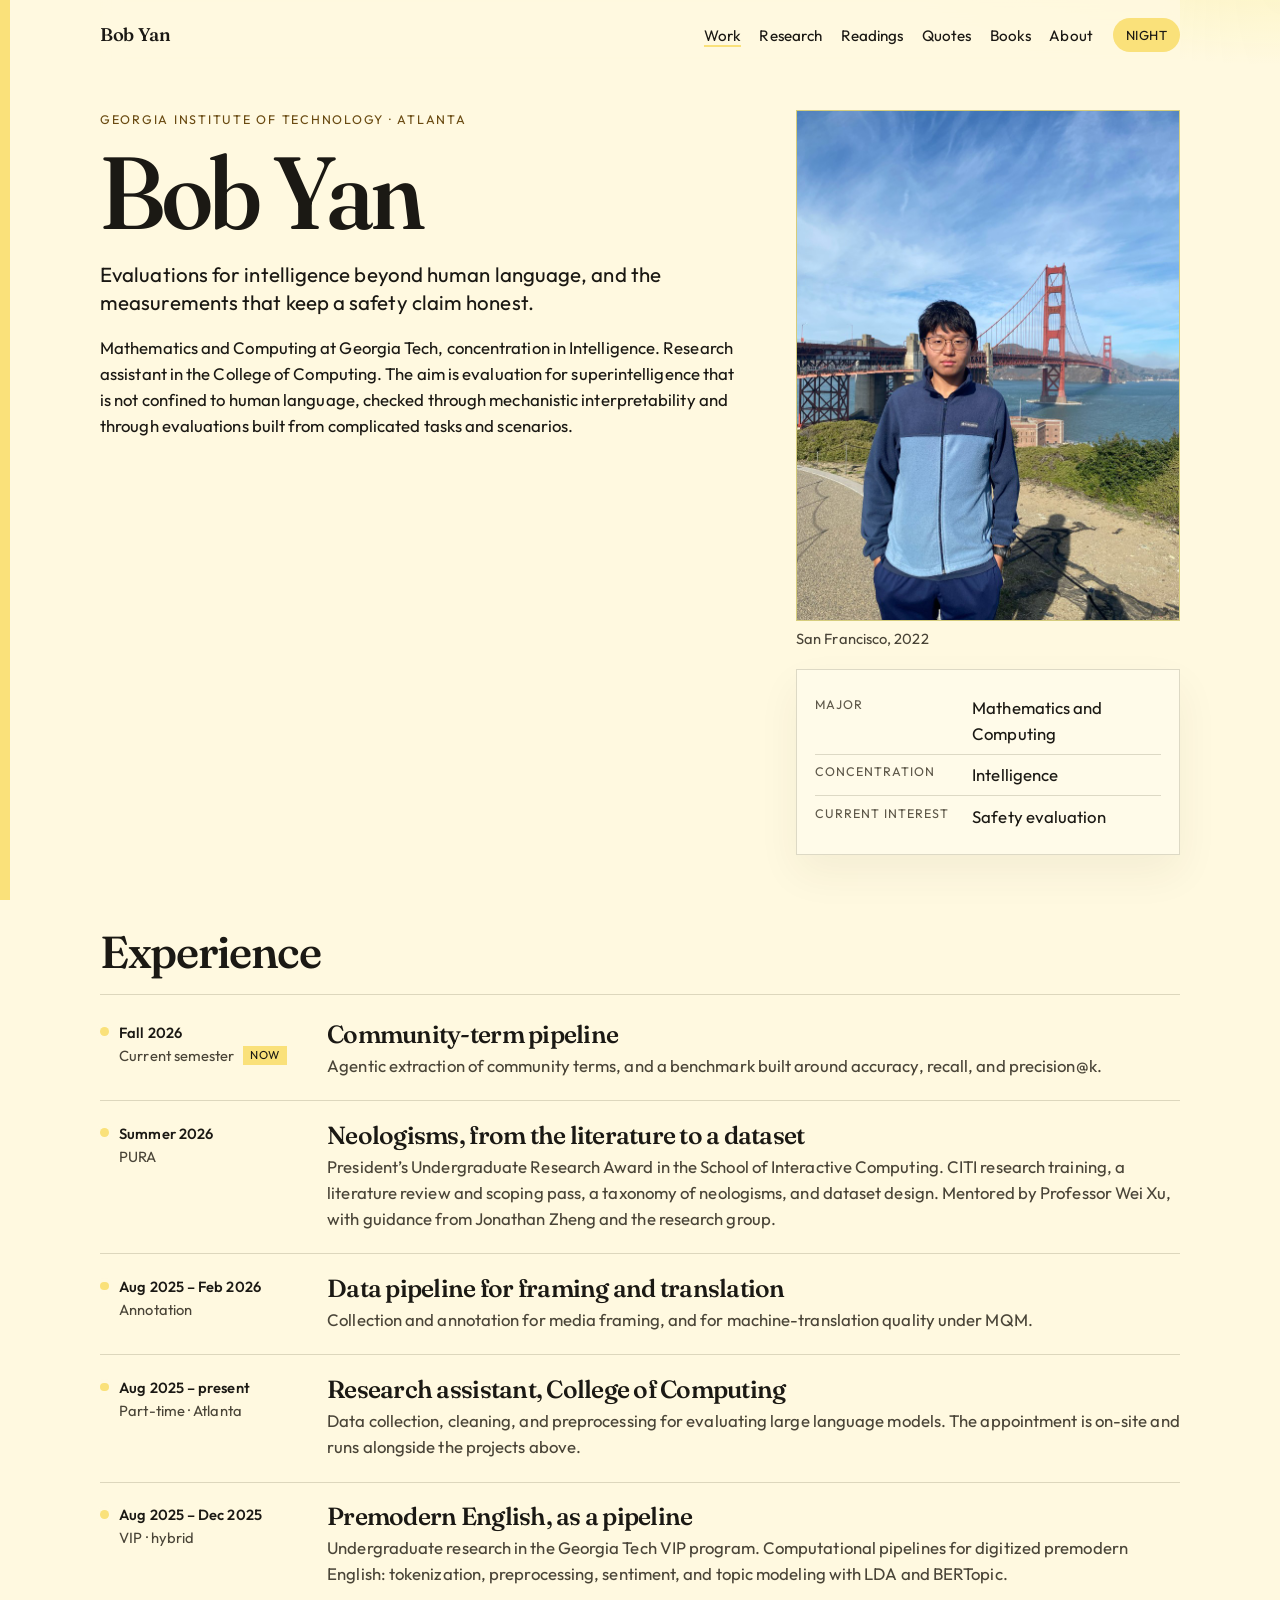
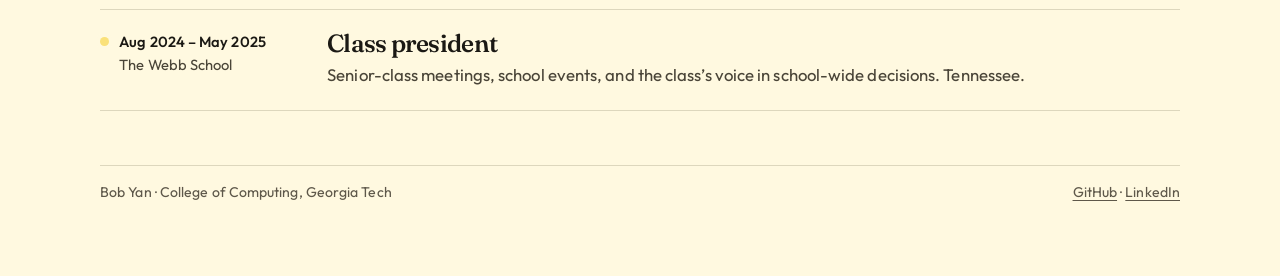
<file: index.html>
<!DOCTYPE html>
<html lang="en" data-theme="light">
<head>
  <meta charset="utf-8">
  <script>
    (function () {
      try {
        var theme = localStorage.getItem("theme");
        if (theme === "dark" || theme === "light") {
          document.documentElement.setAttribute("data-theme", theme);
        }
      } catch (error) {}
    })();
  </script>
  <meta name="viewport" content="width=device-width, initial-scale=1">
  <title>Bob Yan</title>
  <meta name="description" content="Bob Yan studies Mathematics and Computing at Georgia Tech, concentration in Intelligence. He works on evaluations for superintelligence beyond human language.">
  <meta name="theme-color" content="#FFF9E0">
  <link rel="canonical" href="https://bobby-24.github.io/">
  <meta property="og:title" content="Bob Yan">
  <meta property="og:description" content="Evaluations for intelligence beyond human language, checked through more than one measure.">
  <meta property="og:type" content="website">
  <meta property="og:url" content="https://bobby-24.github.io/">
  <link rel="icon" href="favicon.svg" type="image/svg+xml">
  <link rel="preconnect" href="https://fonts.googleapis.com">
  <link rel="preconnect" href="https://fonts.gstatic.com" crossorigin>
  <link href="https://fonts.googleapis.com/css2?family=Fraunces:opsz,wght@9..144,500..700&family=Outfit:wght@100..900&display=swap" rel="stylesheet">
  <link rel="stylesheet" href="css/site.css">
</head>
<body>
  <a class="skip" href="#main">Skip to content</a>
  <div class="wrap">
    <header class="site-header">
      <a class="brand" href="index.html">Bob Yan</a>
      <nav class="site-nav" aria-label="Primary">
        <a href="index.html" aria-current="page">Work</a>
        <a href="research.html">Research</a>
        <a href="papers.html">Readings</a>
        <a href="quotes.html">Quotes</a>
        <a href="books.html">Books</a>
        <a href="about.html">About</a>
      </nav>
      <button class="theme-toggle" type="button" data-theme-toggle aria-pressed="false">Night</button>
    </header>

    <main id="main">
      <section class="opening with-visit">
        <div>
          <p class="eyebrow">Georgia Institute of Technology · Atlanta</p>
          <h1 class="mast">Bob Yan</h1>
          <p class="lede">Evaluations for intelligence beyond human language, and the measurements that keep a safety claim honest.</p>
          <p>Mathematics and Computing at Georgia Tech, concentration in Intelligence. Research assistant in the College of Computing. The aim is evaluation for superintelligence that is not confined to human language, checked through mechanistic interpretability and through evaluations built from complicated tasks and scenarios.</p>
        </div>
        <div class="opening-aside">
          <figure class="visit">
            <img src="images/life/san-francisco-2022.jpg" alt="San Francisco, 2022" width="768" height="1024">
            <figcaption>San Francisco, 2022</figcaption>
          </figure>
          <ul class="facts">
            <li><span>Major</span> Mathematics and Computing</li>
            <li><span>Concentration</span> Intelligence</li>
            <li><span>Current interest</span> Safety evaluation</li>
          </ul>
        </div>
      </section>

      <section class="section" aria-labelledby="experience-title">
        <h2 id="experience-title">Experience</h2>
        <ol class="timeline">
          <li>
            <div class="when"><strong>Fall 2026</strong> Current semester <span class="now">Now</span></div>
            <div>
              <h3>Community-term pipeline</h3>
              <p>Agentic extraction of community terms, and a benchmark built around accuracy, recall, and precision@k.</p>
            </div>
          </li>
          <li>
            <div class="when"><strong>Summer 2026</strong> PURA</div>
            <div>
              <h3>Neologisms, from the literature to a dataset</h3>
              <p>President’s Undergraduate Research Award in the School of Interactive Computing. CITI research training, a literature review and scoping pass, a taxonomy of neologisms, and dataset design. Mentored by Professor Wei Xu, with guidance from Jonathan Zheng and the research group.</p>
            </div>
          </li>
          <li>
            <div class="when"><strong>Aug 2025 – Feb 2026</strong> Annotation</div>
            <div>
              <h3>Data pipeline for framing and translation</h3>
              <p>Collection and annotation for media framing, and for machine-translation quality under MQM.</p>
            </div>
          </li>
          <li>
            <div class="when"><strong>Aug 2025 – present</strong> Part-time · Atlanta</div>
            <div>
              <h3>Research assistant, College of Computing</h3>
              <p>Data collection, cleaning, and preprocessing for evaluating large language models. The appointment is on-site and runs alongside the projects above.</p>
            </div>
          </li>
          <li>
            <div class="when"><strong>Aug 2025 – Dec 2025</strong> VIP · hybrid</div>
            <div>
              <h3>Premodern English, as a pipeline</h3>
              <p>Undergraduate research in the Georgia Tech VIP program. Computational pipelines for digitized premodern English: tokenization, preprocessing, sentiment, and topic modeling with LDA and BERTopic.</p>
            </div>
          </li>
          <li>
            <div class="when"><strong>Aug 2024 – May 2025</strong> The Webb School</div>
            <div>
              <h3>Class president</h3>
              <p>Senior-class meetings, school events, and the class’s voice in school-wide decisions. Tennessee.</p>
            </div>
          </li>
        </ol>
      </section>
    </main>

    <footer class="site-footer">
      <span>Bob Yan · College of Computing, Georgia Tech</span>
      <span><a href="https://github.com/BobbY-24">GitHub</a> · <a href="https://www.linkedin.com/in/guanjun-yan-71350a36a/">LinkedIn</a></span>
    </footer>
  </div>
  <script src="js/theme.js"></script>
</body>
</html>
</file>
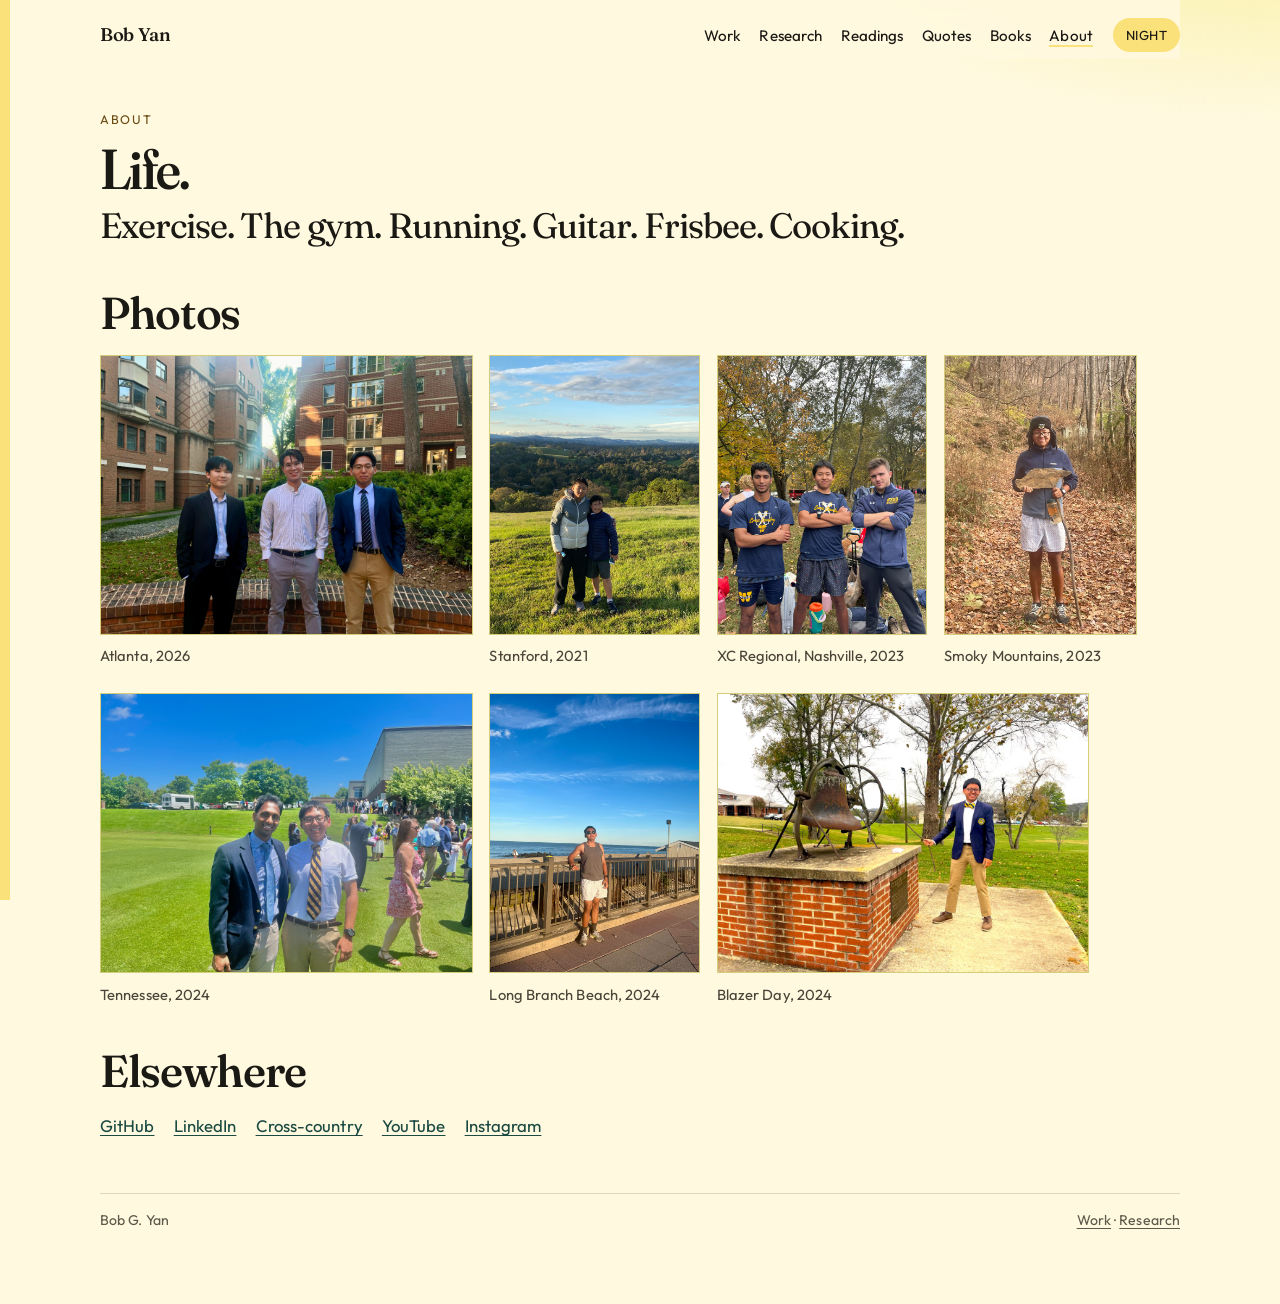
<file: about.html>
<!DOCTYPE html>
<html lang="en" data-theme="light">
<head>
  <meta charset="utf-8">
  <script>
    (function () {
      try {
        var theme = localStorage.getItem("theme");
        if (theme === "dark" || theme === "light") {
          document.documentElement.setAttribute("data-theme", theme);
        }
      } catch (error) {}
    })();
  </script>
  <meta name="viewport" content="width=device-width, initial-scale=1">
  <title>About — Bob Yan</title>
  <meta name="description" content="About Bob Yan: exercise, the gym, running, guitar, frisbee, and cooking.">
  <meta name="theme-color" content="#FFF9E0">
  <link rel="canonical" href="https://bobby-24.github.io/about.html">
  <meta property="og:title" content="About — Bob Yan">
  <meta property="og:description" content="Exercise, the gym, running, guitar, frisbee, and cooking.">
  <meta property="og:type" content="profile">
  <meta property="og:url" content="https://bobby-24.github.io/about.html">
  <link rel="icon" href="favicon.svg" type="image/svg+xml">
  <link rel="preconnect" href="https://fonts.googleapis.com">
  <link rel="preconnect" href="https://fonts.gstatic.com" crossorigin>
  <link href="https://fonts.googleapis.com/css2?family=Fraunces:opsz,wght@9..144,500..700&family=Outfit:wght@100..900&display=swap" rel="stylesheet">
  <link rel="stylesheet" href="css/site.css">
</head>
<body>
  <a class="skip" href="#main">Skip to content</a>
  <div class="wrap">
    <header class="site-header">
      <a class="brand" href="index.html">Bob Yan</a>
      <nav class="site-nav" aria-label="Primary">
        <a href="index.html">Work</a>
        <a href="research.html">Research</a>
        <a href="papers.html">Readings</a>
        <a href="quotes.html">Quotes</a>
        <a href="books.html">Books</a>
        <a href="about.html" aria-current="page">About</a>
      </nav>
      <button class="theme-toggle" type="button" data-theme-toggle aria-pressed="false">Night</button>
    </header>

    <main id="main">
      <section class="opening quote-open">
        <div>
          <p class="eyebrow">About</p>
          <h1>Life.</h1>
          <p class="writers">Exercise. The gym. Running. Guitar. Frisbee. Cooking.</p>
        </div>
      </section>

      <section class="section" aria-labelledby="photos-title">
        <h2 id="photos-title">Photos</h2>
        <ul class="life-photos">
          <li>
            <figure>
              <img src="images/life/atlanta.jpg" alt="Atlanta, 2026" width="1024" height="768">
              <figcaption>Atlanta, 2026</figcaption>
            </figure>
          </li>
          <li>
            <figure>
              <img src="images/life/stanford-2021.jpg" alt="Stanford, 2021" width="768" height="1024">
              <figcaption>Stanford, 2021</figcaption>
            </figure>
          </li>
          <li>
            <figure>
              <img src="images/life/nashville-tennessee-2023.jpg" alt="XC Regional, Nashville, 2023" width="768" height="1024">
              <figcaption>XC Regional, Nashville, 2023</figcaption>
            </figure>
          </li>
          <li>
            <figure>
              <img src="images/life/smoky-mountains-2023.jpg" alt="Smoky Mountains, 2023" width="704" height="1024">
              <figcaption>Smoky Mountains, 2023</figcaption>
            </figure>
          </li>
          <li>
            <figure>
              <img src="images/life/tennessee-2024.jpg" alt="Tennessee, 2024" width="1024" height="768">
              <figcaption>Tennessee, 2024</figcaption>
            </figure>
          </li>
          <li>
            <figure>
              <img src="images/life/long-branch-beach-2024.jpg" alt="Long Branch Beach, 2024" width="768" height="1024">
              <figcaption>Long Branch Beach, 2024</figcaption>
            </figure>
          </li>
          <li>
            <figure>
              <img src="images/life/blazer-day-2024.jpg" alt="Blazer Day, 2024" width="1024" height="768">
              <figcaption>Blazer Day, 2024</figcaption>
            </figure>
          </li>
        </ul>
      </section>

      <section class="section" aria-labelledby="elsewhere-title">
        <h2 id="elsewhere-title">Elsewhere</h2>
        <ul class="link-row">
          <li><a href="https://github.com/BobbY-24">GitHub</a></li>
          <li><a href="https://www.linkedin.com/in/guanjun-yan-71350a36a/">LinkedIn</a></li>
          <li><a href="https://tn.milesplit.com/athletes/10983270-bob-yuan/articles">Cross-country</a></li>
          <li><a href="https://www.youtube.com/@BobYan-xb3xb">YouTube</a></li>
          <li><a href="https://www.instagram.com/bobyan.25/">Instagram</a></li>
        </ul>
      </section>
    </main>

    <footer class="site-footer">
      <span>Bob G. Yan</span>
      <span><a href="index.html">Work</a> · <a href="research.html">Research</a></span>
    </footer>
  </div>
  <script src="js/theme.js"></script>
</body>
</html>
</file>
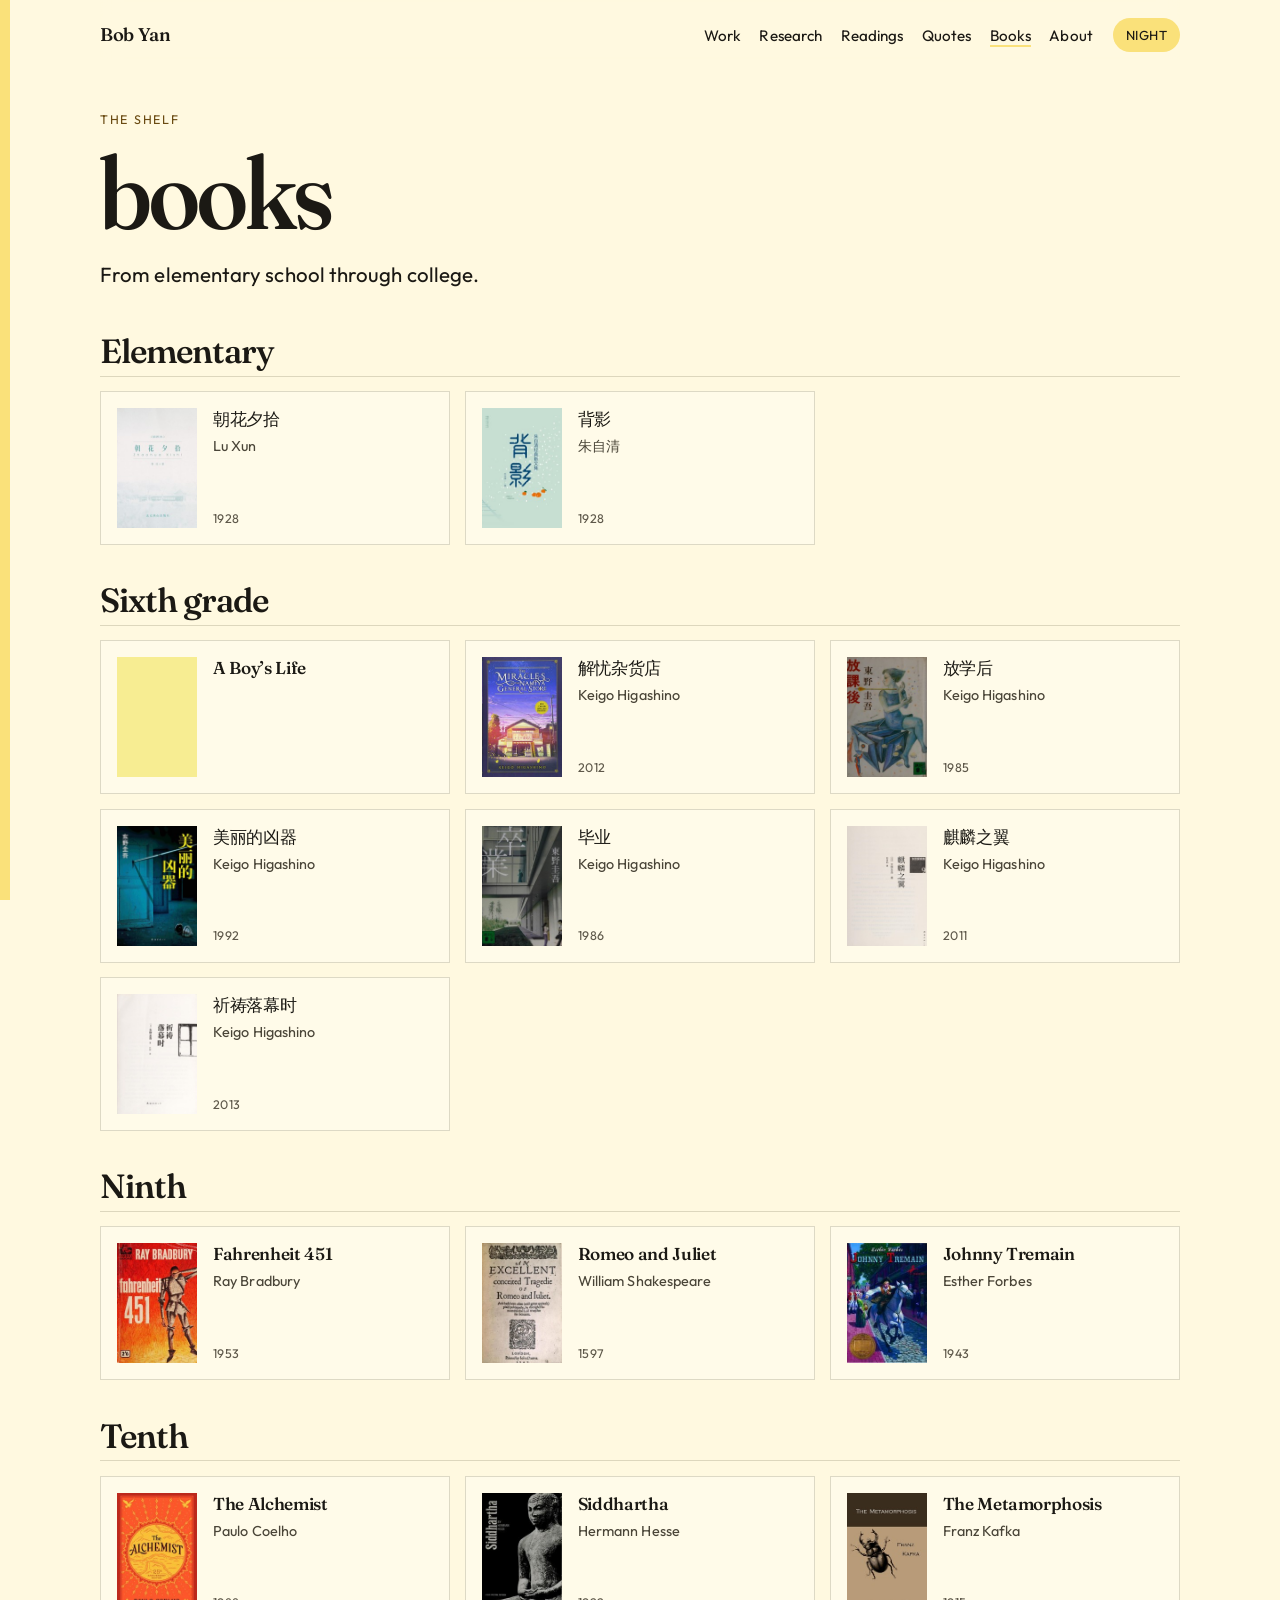
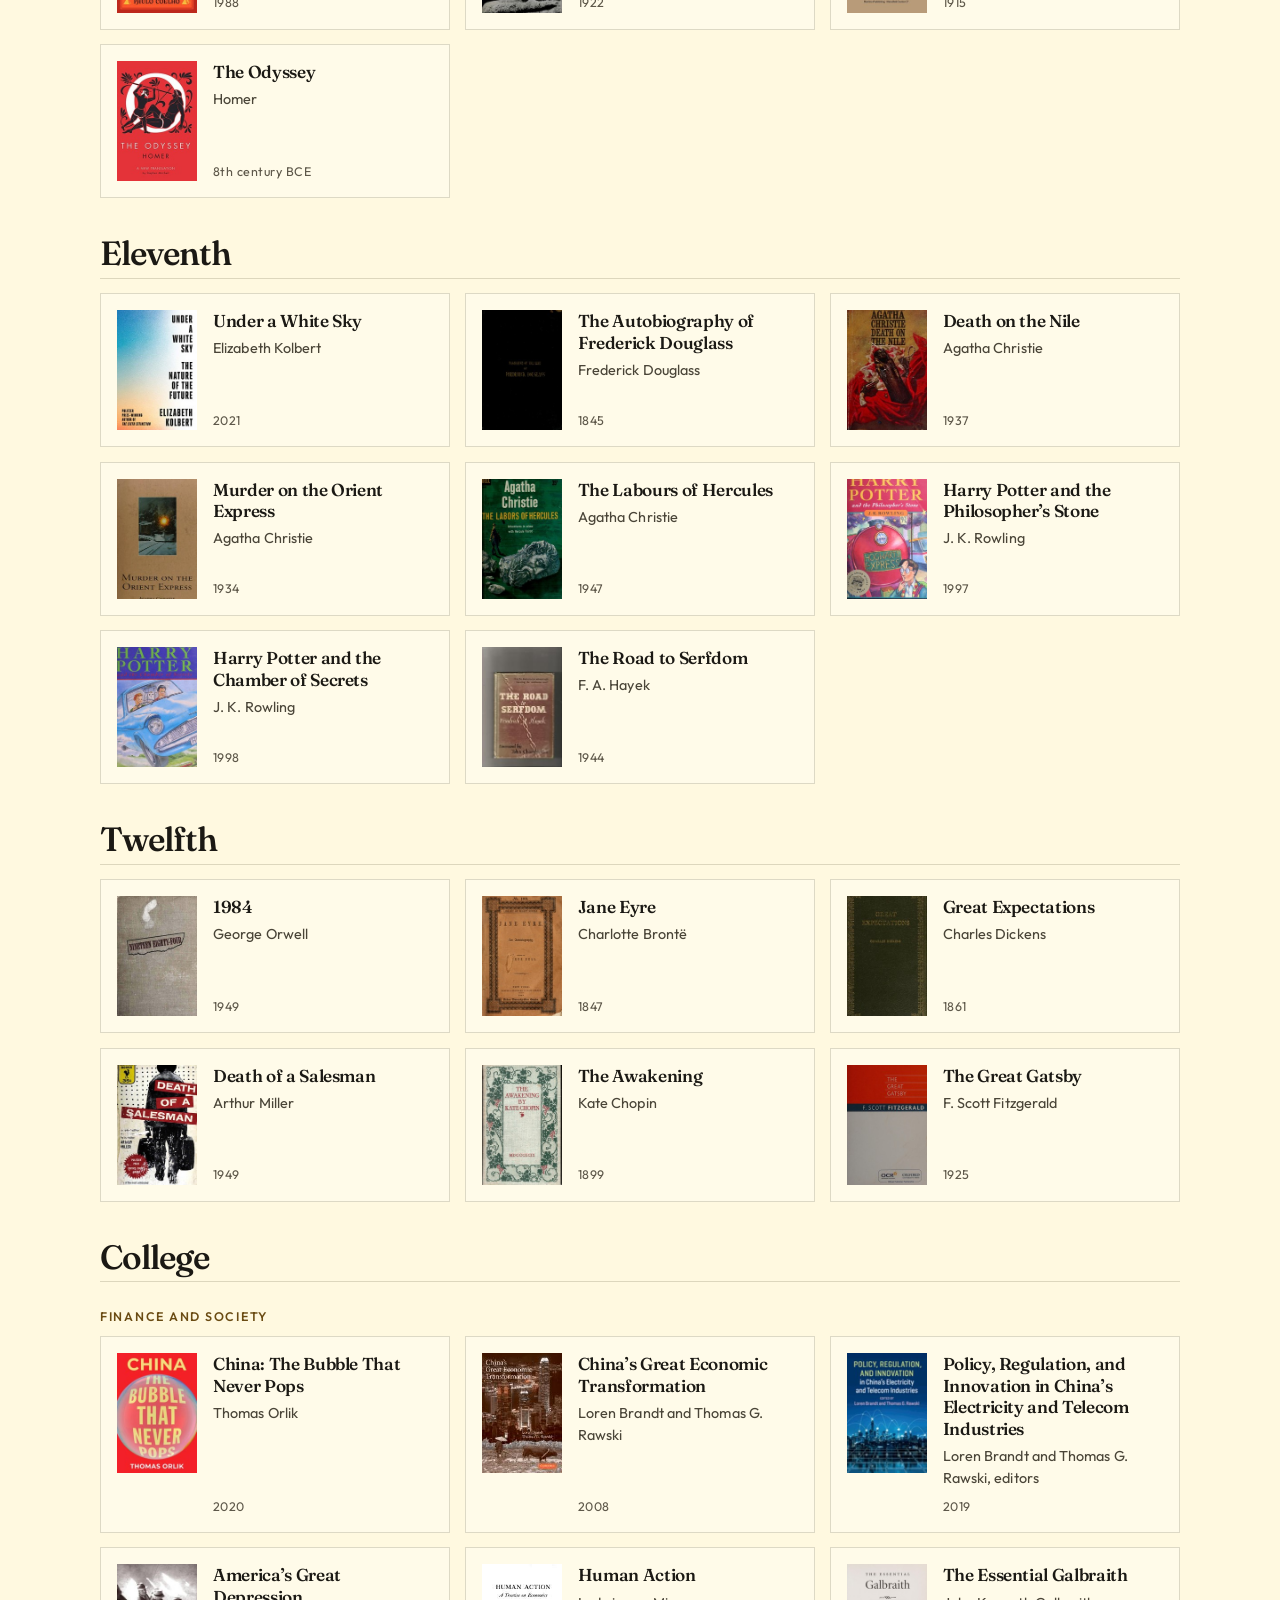
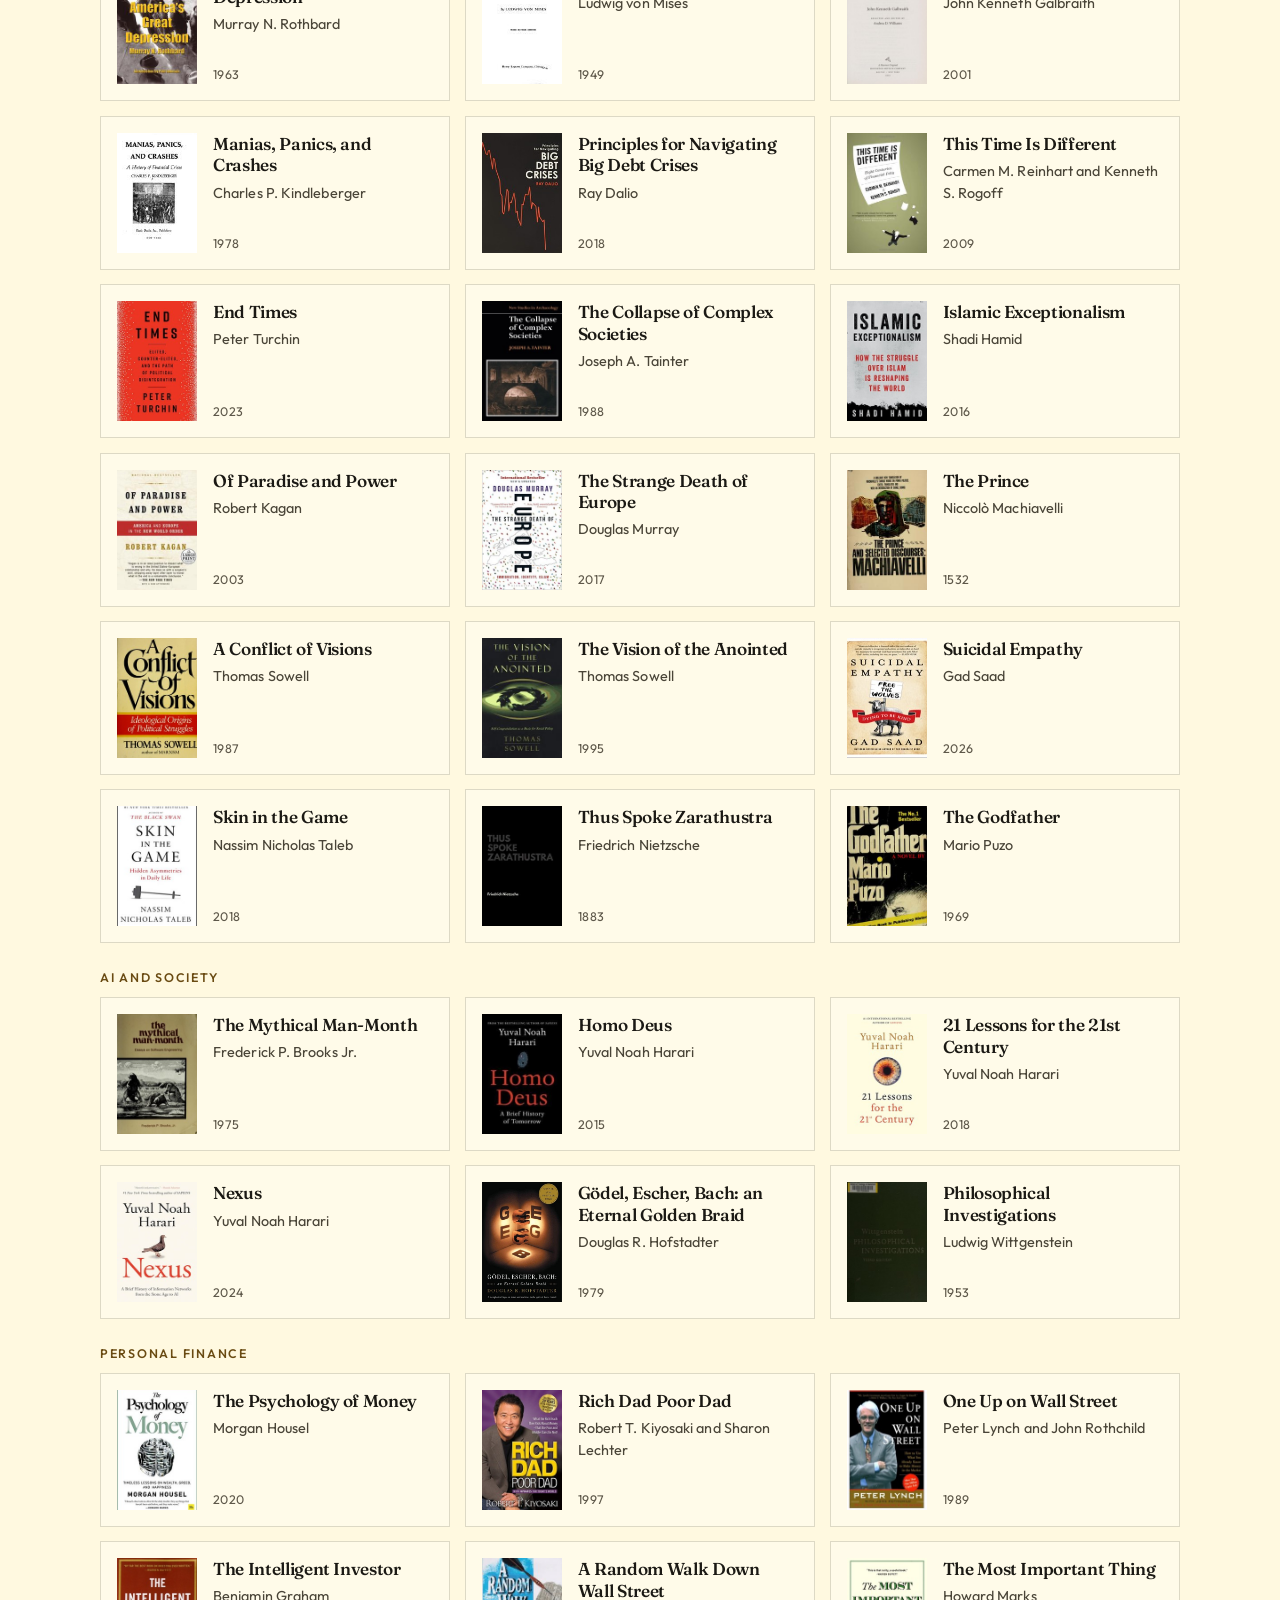
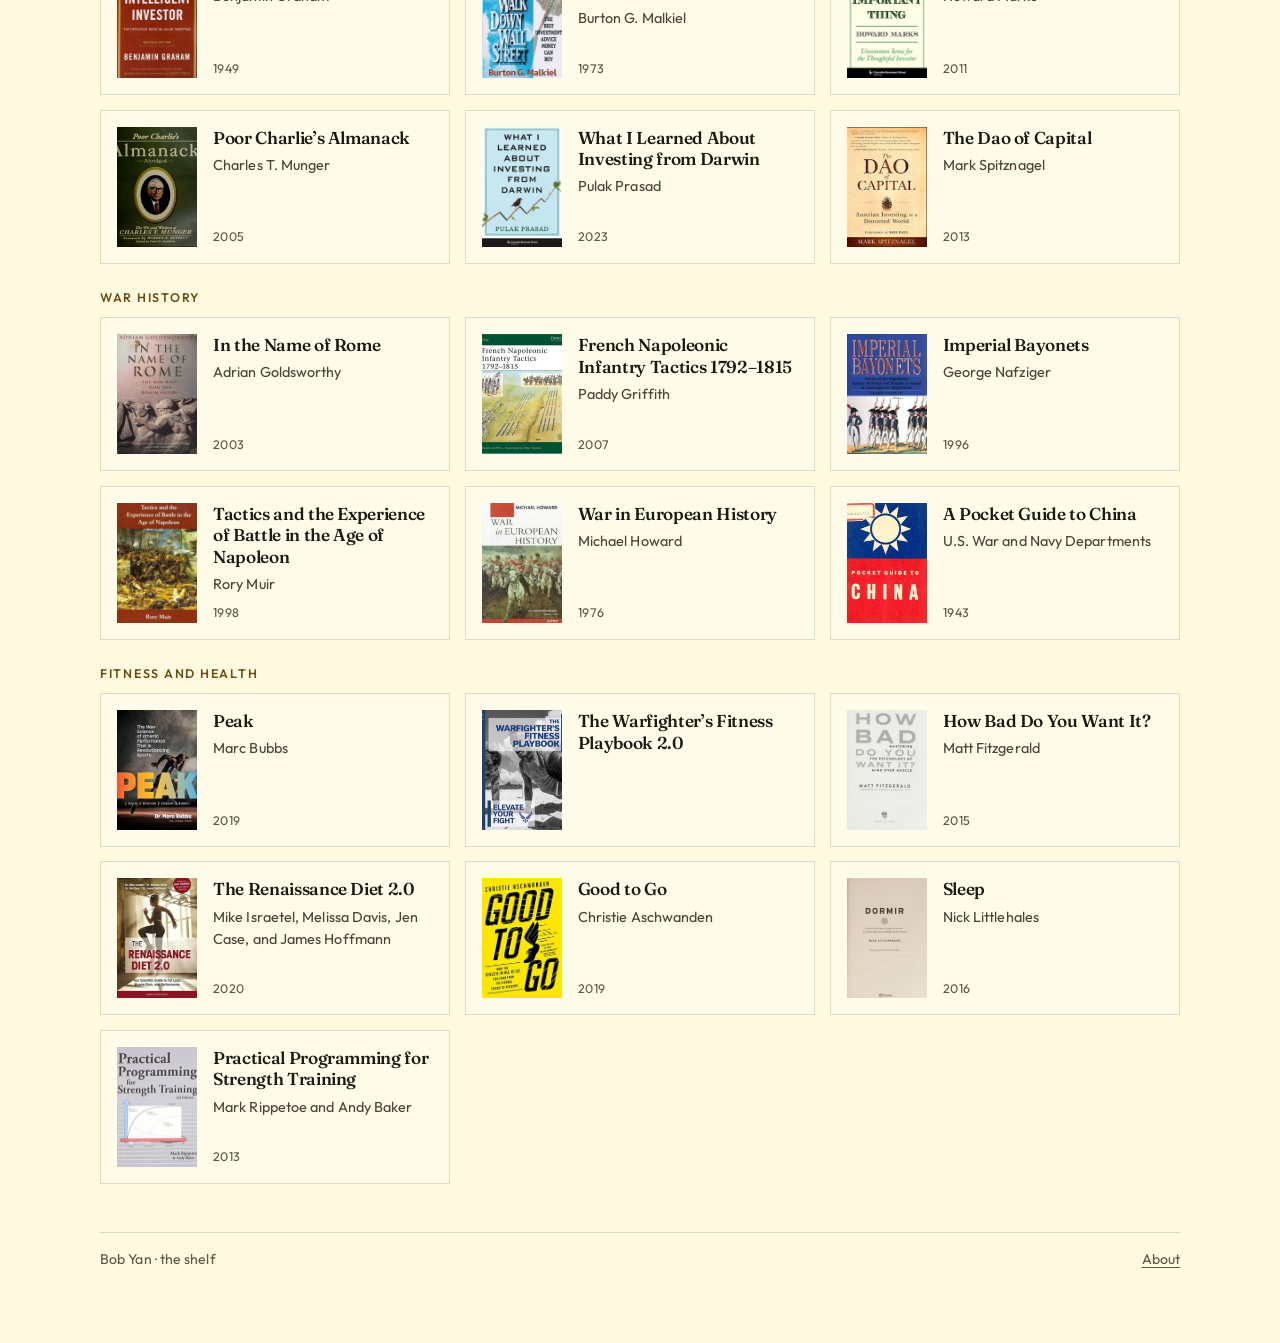
<file: books.html>
<!DOCTYPE html>
<html lang="en" data-theme="light">
<head>
  <meta charset="utf-8">
  <script>
    (function () {
      try {
        var theme = localStorage.getItem("theme");
        if (theme === "dark" || theme === "light") {
          document.documentElement.setAttribute("data-theme", theme);
        }
      } catch (error) {}
    })();
  </script>
  <meta name="viewport" content="width=device-width, initial-scale=1">
  <title>Shelf — Bob Yan</title>
  <meta name="description" content="The books on Bob Yan’s shelf, with a cover, author, and year beside each title.">
  <meta name="theme-color" content="#FFF9E0">
  <link rel="canonical" href="https://bobby-24.github.io/books.html">
  <meta property="og:title" content="Shelf — Bob Yan">
  <meta property="og:description" content="Covers for the books listed on the shelf.">
  <meta property="og:type" content="website">
  <meta property="og:url" content="https://bobby-24.github.io/books.html">
  <link rel="icon" href="favicon.svg" type="image/svg+xml">
  <link rel="preconnect" href="https://fonts.googleapis.com">
  <link rel="preconnect" href="https://fonts.gstatic.com" crossorigin>
  <link href="https://fonts.googleapis.com/css2?family=Fraunces:opsz,wght@9..144,500..700&family=Outfit:wght@100..900&display=swap" rel="stylesheet">
  <link rel="stylesheet" href="css/site.css">
</head>
<body>
  <a class="skip" href="#main">Skip to content</a>
  <div class="wrap">
    <header class="site-header">
      <a class="brand" href="index.html">Bob Yan</a>
      <nav class="site-nav" aria-label="Primary">
        <a href="index.html">Work</a>
        <a href="research.html">Research</a>
        <a href="papers.html">Readings</a>
        <a href="quotes.html">Quotes</a>
        <a href="books.html" aria-current="page">Books</a>
        <a href="about.html">About</a>
      </nav>
      <button class="theme-toggle" type="button" data-theme-toggle aria-pressed="false">Night</button>
    </header>

    <main id="main">
      <section class="opening quote-open">
        <div>
          <p class="eyebrow">the shelf</p>
          <h1 class="mast">books</h1>
          <p class="lede">From elementary school through college.</p>
        </div>
      </section>

      <section class="shelf-block" aria-labelledby="elementary-title">
        <h2 id="elementary-title">Elementary</h2>
        <div class="book-list">
          <a class="book-item" href="https://zh.wikipedia.org/wiki/%E6%9C%9D%E8%8A%B1%E5%A4%95%E6%8B%BE">
            <div class="book-cover"><img src="images/covers/zhaohuaxishi.jpg" alt="" width="80" height="120" loading="lazy"></div>
            <div class="book-info">
              <div class="book-title" lang="zh">朝花夕拾</div>
              <div class="book-author">Lu Xun</div>
              <div class="book-year">1928</div>
            </div>
          </a>
          <a class="book-item" href="https://zh.wikipedia.org/wiki/%E8%83%8C%E5%BD%B1">
            <div class="book-cover"><img src="images/covers/beiying.jpg" alt="" width="80" height="120" loading="lazy"></div>
            <div class="book-info">
              <div class="book-title" lang="zh">背影</div>
              <div class="book-author">朱自清</div>
              <div class="book-year">1928</div>
            </div>
          </a>
        </div>
      </section>

      <section class="shelf-block" aria-labelledby="sixth-title">
        <h2 id="sixth-title">Sixth grade</h2>
        <div class="book-list">
          <article class="book-item">
            <div class="book-cover"></div>
            <div class="book-info">
              <div class="book-title">A Boy’s Life</div>
            </div>
          </article>
          <a class="book-item" href="https://en.wikipedia.org/wiki/The_Miracles_of_the_Namiya_General_Store">
            <div class="book-cover"><img src="images/covers/namiya.jpg" alt="" width="80" height="120" loading="lazy"></div>
            <div class="book-info">
              <div class="book-title" lang="zh">解忧杂货店</div>
              <div class="book-author">Keigo Higashino</div>
              <div class="book-year">2012</div>
            </div>
          </a>
          <a class="book-item" href="https://zh.wikipedia.org/wiki/%E6%94%BE%E5%AD%B8%E5%BE%8C_(%E5%B0%8F%E8%AA%AA)">
            <div class="book-cover"><img src="images/covers/houkago.jpg" alt="" width="80" height="120" loading="lazy"></div>
            <div class="book-info">
              <div class="book-title" lang="zh">放学后</div>
              <div class="book-author">Keigo Higashino</div>
              <div class="book-year">1985</div>
            </div>
          </a>
          <a class="book-item" href="https://openlibrary.org/search?q=Mei+li+de+xiong+qi+Higashino">
            <div class="book-cover"><img src="images/covers/weapon.jpg" alt="" width="80" height="120" loading="lazy"></div>
            <div class="book-info">
              <div class="book-title" lang="zh">美丽的凶器</div>
              <div class="book-author">Keigo Higashino</div>
              <div class="book-year">1992</div>
            </div>
          </a>
          <a class="book-item" href="https://openlibrary.org/search?q=Sotsugyo+Higashino">
            <div class="book-cover"><img src="images/covers/sotsugyo.jpg" alt="" width="80" height="120" loading="lazy"></div>
            <div class="book-info">
              <div class="book-title" lang="zh">毕业</div>
              <div class="book-author">Keigo Higashino</div>
              <div class="book-year">1986</div>
            </div>
          </a>
          <a class="book-item" href="https://zh.wikipedia.org/wiki/%E9%BA%92%E9%BA%9F%E4%B9%8B%E7%BF%BC">
            <div class="book-cover"><img src="images/covers/qilin.jpg" alt="" width="80" height="120" loading="lazy"></div>
            <div class="book-info">
              <div class="book-title" lang="zh">麒麟之翼</div>
              <div class="book-author">Keigo Higashino</div>
              <div class="book-year">2011</div>
            </div>
          </a>
          <a class="book-item" href="https://zh.wikipedia.org/wiki/%E7%A5%88%E7%A5%B7%E8%90%BD%E5%B9%95%E6%97%B6">
            <div class="book-cover"><img src="images/covers/prayer.jpg" alt="" width="80" height="120" loading="lazy"></div>
            <div class="book-info">
              <div class="book-title" lang="zh">祈祷落幕时</div>
              <div class="book-author">Keigo Higashino</div>
              <div class="book-year">2013</div>
            </div>
          </a>
        </div>
      </section>

      <section class="shelf-block" aria-labelledby="ninth-title">
        <h2 id="ninth-title">Ninth</h2>
        <div class="book-list">
          <a class="book-item" href="https://en.wikipedia.org/wiki/Fahrenheit_451">
            <div class="book-cover"><img src="images/covers/fahrenheit.jpg" alt="" width="80" height="120" loading="lazy"></div>
            <div class="book-info">
              <div class="book-title">Fahrenheit 451</div>
              <div class="book-author">Ray Bradbury</div>
              <div class="book-year">1953</div>
            </div>
          </a>
          <a class="book-item" href="https://en.wikipedia.org/wiki/Romeo_and_Juliet">
            <div class="book-cover"><img src="images/covers/romeo.jpg" alt="" width="80" height="120" loading="lazy"></div>
            <div class="book-info">
              <div class="book-title">Romeo and Juliet</div>
              <div class="book-author">William Shakespeare</div>
              <div class="book-year">1597</div>
            </div>
          </a>
          <a class="book-item" href="https://en.wikipedia.org/wiki/Johnny_Tremain">
            <div class="book-cover"><img src="images/covers/johnny.jpg" alt="" width="80" height="120" loading="lazy"></div>
            <div class="book-info">
              <div class="book-title">Johnny Tremain</div>
              <div class="book-author">Esther Forbes</div>
              <div class="book-year">1943</div>
            </div>
          </a>
        </div>
      </section>

      <section class="shelf-block" aria-labelledby="tenth-title">
        <h2 id="tenth-title">Tenth</h2>
        <div class="book-list">
          <a class="book-item" href="https://en.wikipedia.org/wiki/The_Alchemist_(novel)">
            <div class="book-cover"><img src="images/covers/alchemist.jpg" alt="" width="80" height="120" loading="lazy"></div>
            <div class="book-info">
              <div class="book-title">The Alchemist</div>
              <div class="book-author">Paulo Coelho</div>
              <div class="book-year">1988</div>
            </div>
          </a>
          <a class="book-item" href="https://en.wikipedia.org/wiki/Siddhartha_(novel)">
            <div class="book-cover"><img src="images/covers/siddhartha.jpg" alt="" width="80" height="120" loading="lazy"></div>
            <div class="book-info">
              <div class="book-title">Siddhartha</div>
              <div class="book-author">Hermann Hesse</div>
              <div class="book-year">1922</div>
            </div>
          </a>
          <a class="book-item" href="https://en.wikipedia.org/wiki/The_Metamorphosis">
            <div class="book-cover"><img src="images/covers/metamorphosis.jpg" alt="" width="80" height="120" loading="lazy"></div>
            <div class="book-info">
              <div class="book-title">The Metamorphosis</div>
              <div class="book-author">Franz Kafka</div>
              <div class="book-year">1915</div>
            </div>
          </a>
          <a class="book-item" href="https://en.wikipedia.org/wiki/Odyssey">
            <div class="book-cover"><img src="images/covers/odyssey.jpg" alt="" width="80" height="120" loading="lazy"></div>
            <div class="book-info">
              <div class="book-title">The Odyssey</div>
              <div class="book-author">Homer</div>
              <div class="book-year">8th century BCE</div>
            </div>
          </a>
        </div>
      </section>

      <section class="shelf-block" aria-labelledby="eleventh-title">
        <h2 id="eleventh-title">Eleventh</h2>
        <div class="book-list">
          <a class="book-item" href="https://en.wikipedia.org/wiki/Under_a_White_Sky">
            <div class="book-cover"><img src="images/covers/white-sky.jpg" alt="" width="80" height="120" loading="lazy"></div>
            <div class="book-info">
              <div class="book-title">Under a White Sky</div>
              <div class="book-author">Elizabeth Kolbert</div>
              <div class="book-year">2021</div>
            </div>
          </a>
          <a class="book-item" href="https://en.wikipedia.org/wiki/Narrative_of_the_Life_of_Frederick_Douglass">
            <div class="book-cover"><img src="images/covers/douglass.jpg" alt="" width="80" height="120" loading="lazy"></div>
            <div class="book-info">
              <div class="book-title">The Autobiography of Frederick Douglass</div>
              <div class="book-author">Frederick Douglass</div>
              <div class="book-year">1845</div>
            </div>
          </a>
          <a class="book-item" href="https://en.wikipedia.org/wiki/Death_on_the_Nile">
            <div class="book-cover"><img src="images/covers/nile.jpg" alt="" width="80" height="120" loading="lazy"></div>
            <div class="book-info">
              <div class="book-title">Death on the Nile</div>
              <div class="book-author">Agatha Christie</div>
              <div class="book-year">1937</div>
            </div>
          </a>
          <a class="book-item" href="https://en.wikipedia.org/wiki/Murder_on_the_Orient_Express">
            <div class="book-cover"><img src="images/covers/orient.jpg" alt="" width="80" height="120" loading="lazy"></div>
            <div class="book-info">
              <div class="book-title">Murder on the Orient Express</div>
              <div class="book-author">Agatha Christie</div>
              <div class="book-year">1934</div>
            </div>
          </a>
          <a class="book-item" href="https://en.wikipedia.org/wiki/The_Labours_of_Hercules">
            <div class="book-cover"><img src="images/covers/hercules.jpg" alt="" width="80" height="120" loading="lazy"></div>
            <div class="book-info">
              <div class="book-title">The Labours of Hercules</div>
              <div class="book-author">Agatha Christie</div>
              <div class="book-year">1947</div>
            </div>
          </a>
          <a class="book-item" href="https://en.wikipedia.org/wiki/Harry_Potter_and_the_Philosopher%27s_Stone">
            <div class="book-cover"><img src="images/covers/hp1.jpg" alt="" width="80" height="120" loading="lazy"></div>
            <div class="book-info">
              <div class="book-title">Harry Potter and the Philosopher’s Stone</div>
              <div class="book-author">J. K. Rowling</div>
              <div class="book-year">1997</div>
            </div>
          </a>
          <a class="book-item" href="https://en.wikipedia.org/wiki/Harry_Potter_and_the_Chamber_of_Secrets">
            <div class="book-cover"><img src="images/covers/hp2.jpg" alt="" width="80" height="120" loading="lazy"></div>
            <div class="book-info">
              <div class="book-title">Harry Potter and the Chamber of Secrets</div>
              <div class="book-author">J. K. Rowling</div>
              <div class="book-year">1998</div>
            </div>
          </a>
          <a class="book-item" href="https://en.wikipedia.org/wiki/The_Road_to_Serfdom">
            <div class="book-cover"><img src="images/covers/serfdom.jpg" alt="" width="80" height="120" loading="lazy"></div>
            <div class="book-info">
              <div class="book-title">The Road to Serfdom</div>
              <div class="book-author">F. A. Hayek</div>
              <div class="book-year">1944</div>
            </div>
          </a>
        </div>
      </section>

      <section class="shelf-block" aria-labelledby="twelfth-title">
        <h2 id="twelfth-title">Twelfth</h2>
        <div class="book-list">
          <a class="book-item" href="https://en.wikipedia.org/wiki/Nineteen_Eighty-Four">
            <div class="book-cover"><img src="images/covers/1984.jpg" alt="" width="80" height="120" loading="lazy"></div>
            <div class="book-info">
              <div class="book-title">1984</div>
              <div class="book-author">George Orwell</div>
              <div class="book-year">1949</div>
            </div>
          </a>
          <a class="book-item" href="https://en.wikipedia.org/wiki/Jane_Eyre">
            <div class="book-cover"><img src="images/covers/jane.jpg" alt="" width="80" height="120" loading="lazy"></div>
            <div class="book-info">
              <div class="book-title">Jane Eyre</div>
              <div class="book-author">Charlotte Brontë</div>
              <div class="book-year">1847</div>
            </div>
          </a>
          <a class="book-item" href="https://en.wikipedia.org/wiki/Great_Expectations">
            <div class="book-cover"><img src="images/covers/expectations.jpg" alt="" width="80" height="120" loading="lazy"></div>
            <div class="book-info">
              <div class="book-title">Great Expectations</div>
              <div class="book-author">Charles Dickens</div>
              <div class="book-year">1861</div>
            </div>
          </a>
          <a class="book-item" href="https://en.wikipedia.org/wiki/Death_of_a_Salesman">
            <div class="book-cover"><img src="images/covers/salesman.jpg" alt="" width="80" height="120" loading="lazy"></div>
            <div class="book-info">
              <div class="book-title">Death of a Salesman</div>
              <div class="book-author">Arthur Miller</div>
              <div class="book-year">1949</div>
            </div>
          </a>
          <a class="book-item" href="https://en.wikipedia.org/wiki/The_Awakening_(Chopin_novel)">
            <div class="book-cover"><img src="images/covers/awakening.jpg" alt="" width="80" height="120" loading="lazy"></div>
            <div class="book-info">
              <div class="book-title">The Awakening</div>
              <div class="book-author">Kate Chopin</div>
              <div class="book-year">1899</div>
            </div>
          </a>
          <a class="book-item" href="https://en.wikipedia.org/wiki/The_Great_Gatsby">
            <div class="book-cover"><img src="images/covers/gatsby.jpg" alt="" width="80" height="120" loading="lazy"></div>
            <div class="book-info">
              <div class="book-title">The Great Gatsby</div>
              <div class="book-author">F. Scott Fitzgerald</div>
              <div class="book-year">1925</div>
            </div>
          </a>
        </div>
      </section>

      <section class="shelf-block" aria-labelledby="college-title">
        <h2 id="college-title">College</h2>
        <h3 class="shelf-label">Finance and society</h3>
        <div class="book-list">
          <a class="book-item" href="https://openlibrary.org/search?q=China%3A%20The%20Bubble%20That%20Never%20Pops%20Thomas%20Orlik">
            <div class="book-cover"><img src="images/covers/bubble.jpg" alt="" width="80" height="120" loading="lazy"></div>
            <div class="book-info">
              <div class="book-title">China: The Bubble That Never Pops</div>
              <div class="book-author">Thomas Orlik</div>
              <div class="book-year">2020</div>
            </div>
          </a>
          <a class="book-item" href="https://openlibrary.org/search?q=China%E2%80%99s%20Great%20Economic%20Transformation%20Loren%20Brandt%20and%20Thomas%20G.%20Rawski">
            <div class="book-cover"><img src="images/covers/transformation.jpg" alt="" width="80" height="120" loading="lazy"></div>
            <div class="book-info">
              <div class="book-title">China’s Great Economic Transformation</div>
              <div class="book-author">Loren Brandt and Thomas G. Rawski</div>
              <div class="book-year">2008</div>
            </div>
          </a>
          <a class="book-item" href="https://openlibrary.org/search?q=Policy%2C%20Regulation%2C%20and%20Innovation%20in%20China%E2%80%99s%20Electricity%20and%20Telecom%20Industries%20Loren%20Brandt%20and%20Thomas%20G.%20Rawski%2C%20editors">
            <div class="book-cover"><img src="images/covers/policy-china.jpg" alt="" width="80" height="120" loading="lazy"></div>
            <div class="book-info">
              <div class="book-title">Policy, Regulation, and Innovation in China’s Electricity and Telecom Industries</div>
              <div class="book-author">Loren Brandt and Thomas G. Rawski, editors</div>
              <div class="book-year">2019</div>
            </div>
          </a>
          <a class="book-item" href="https://openlibrary.org/search?q=America%E2%80%99s%20Great%20Depression%20Murray%20N.%20Rothbard">
            <div class="book-cover"><img src="images/covers/depression.jpg" alt="" width="80" height="120" loading="lazy"></div>
            <div class="book-info">
              <div class="book-title">America’s Great Depression</div>
              <div class="book-author">Murray N. Rothbard</div>
              <div class="book-year">1963</div>
            </div>
          </a>
          <a class="book-item" href="https://en.wikipedia.org/wiki/Human_Action">
            <div class="book-cover"><img src="images/covers/human-action.jpg" alt="" width="80" height="120" loading="lazy"></div>
            <div class="book-info">
              <div class="book-title">Human Action</div>
              <div class="book-author">Ludwig von Mises</div>
              <div class="book-year">1949</div>
            </div>
          </a>
          <a class="book-item" href="https://openlibrary.org/search?q=The%20Essential%20Galbraith%20John%20Kenneth%20Galbraith">
            <div class="book-cover"><img src="images/covers/galbraith.jpg" alt="" width="80" height="120" loading="lazy"></div>
            <div class="book-info">
              <div class="book-title">The Essential Galbraith</div>
              <div class="book-author">John Kenneth Galbraith</div>
              <div class="book-year">2001</div>
            </div>
          </a>
          <a class="book-item" href="https://openlibrary.org/search?q=Manias%2C%20Panics%2C%20and%20Crashes%20Charles%20P.%20Kindleberger">
            <div class="book-cover"><img src="images/covers/manias.jpg" alt="" width="80" height="120" loading="lazy"></div>
            <div class="book-info">
              <div class="book-title">Manias, Panics, and Crashes</div>
              <div class="book-author">Charles P. Kindleberger</div>
              <div class="book-year">1978</div>
            </div>
          </a>
          <a class="book-item" href="https://openlibrary.org/search?q=Principles%20for%20Navigating%20Big%20Debt%20Crises%20Ray%20Dalio">
            <div class="book-cover"><img src="images/covers/debt-crises.jpg" alt="" width="80" height="120" loading="lazy"></div>
            <div class="book-info">
              <div class="book-title">Principles for Navigating Big Debt Crises</div>
              <div class="book-author">Ray Dalio</div>
              <div class="book-year">2018</div>
            </div>
          </a>
          <a class="book-item" href="https://openlibrary.org/search?q=This%20Time%20Is%20Different%20Carmen%20M.%20Reinhart%20and%20Kenneth%20S.%20Rogoff">
            <div class="book-cover"><img src="images/covers/this-time.jpg" alt="" width="80" height="120" loading="lazy"></div>
            <div class="book-info">
              <div class="book-title">This Time Is Different</div>
              <div class="book-author">Carmen M. Reinhart and Kenneth S. Rogoff</div>
              <div class="book-year">2009</div>
            </div>
          </a>
          <a class="book-item" href="https://openlibrary.org/search?q=End%20Times%20Peter%20Turchin">
            <div class="book-cover"><img src="images/covers/end-times.jpg" alt="" width="80" height="120" loading="lazy"></div>
            <div class="book-info">
              <div class="book-title">End Times</div>
              <div class="book-author">Peter Turchin</div>
              <div class="book-year">2023</div>
            </div>
          </a>
          <a class="book-item" href="https://en.wikipedia.org/wiki/The_Collapse_of_Complex_Societies">
            <div class="book-cover"><img src="images/covers/collapse.jpg" alt="" width="80" height="120" loading="lazy"></div>
            <div class="book-info">
              <div class="book-title">The Collapse of Complex Societies</div>
              <div class="book-author">Joseph A. Tainter</div>
              <div class="book-year">1988</div>
            </div>
          </a>
          <a class="book-item" href="https://openlibrary.org/search?q=Islamic%20Exceptionalism%20Shadi%20Hamid">
            <div class="book-cover"><img src="images/covers/islamic.jpg" alt="" width="80" height="120" loading="lazy"></div>
            <div class="book-info">
              <div class="book-title">Islamic Exceptionalism</div>
              <div class="book-author">Shadi Hamid</div>
              <div class="book-year">2016</div>
            </div>
          </a>
          <a class="book-item" href="https://en.wikipedia.org/wiki/Of_Paradise_and_Power">
            <div class="book-cover"><img src="images/covers/paradise.jpg" alt="" width="80" height="120" loading="lazy"></div>
            <div class="book-info">
              <div class="book-title">Of Paradise and Power</div>
              <div class="book-author">Robert Kagan</div>
              <div class="book-year">2003</div>
            </div>
          </a>
          <a class="book-item" href="https://en.wikipedia.org/wiki/The_Strange_Death_of_Europe">
            <div class="book-cover"><img src="images/covers/europe.jpg" alt="" width="80" height="120" loading="lazy"></div>
            <div class="book-info">
              <div class="book-title">The Strange Death of Europe</div>
              <div class="book-author">Douglas Murray</div>
              <div class="book-year">2017</div>
            </div>
          </a>
          <a class="book-item" href="https://en.wikipedia.org/wiki/The_Prince">
            <div class="book-cover"><img src="images/covers/prince.jpg" alt="" width="80" height="120" loading="lazy"></div>
            <div class="book-info">
              <div class="book-title">The Prince</div>
              <div class="book-author">Niccolò Machiavelli</div>
              <div class="book-year">1532</div>
            </div>
          </a>
          <a class="book-item" href="https://en.wikipedia.org/wiki/A_Conflict_of_Visions">
            <div class="book-cover"><img src="images/covers/conflict.jpg" alt="" width="80" height="120" loading="lazy"></div>
            <div class="book-info">
              <div class="book-title">A Conflict of Visions</div>
              <div class="book-author">Thomas Sowell</div>
              <div class="book-year">1987</div>
            </div>
          </a>
          <a class="book-item" href="https://en.wikipedia.org/wiki/The_Vision_of_the_Anointed">
            <div class="book-cover"><img src="images/covers/anointed.jpg" alt="" width="80" height="120" loading="lazy"></div>
            <div class="book-info">
              <div class="book-title">The Vision of the Anointed</div>
              <div class="book-author">Thomas Sowell</div>
              <div class="book-year">1995</div>
            </div>
          </a>
          <a class="book-item" href="https://openlibrary.org/search?q=Suicidal%20Empathy%20Gad%20Saad">
            <div class="book-cover"><img src="images/covers/empathy.jpg" alt="" width="80" height="120" loading="lazy"></div>
            <div class="book-info">
              <div class="book-title">Suicidal Empathy</div>
              <div class="book-author">Gad Saad</div>
              <div class="book-year">2026</div>
            </div>
          </a>
          <a class="book-item" href="https://en.wikipedia.org/wiki/Skin_in_the_Game_(book)">
            <div class="book-cover"><img src="images/covers/skin.jpg" alt="" width="80" height="120" loading="lazy"></div>
            <div class="book-info">
              <div class="book-title">Skin in the Game</div>
              <div class="book-author">Nassim Nicholas Taleb</div>
              <div class="book-year">2018</div>
            </div>
          </a>
          <a class="book-item" href="https://en.wikipedia.org/wiki/Thus_Spoke_Zarathustra">
            <div class="book-cover"><img src="images/covers/zarathustra.jpg" alt="" width="80" height="120" loading="lazy"></div>
            <div class="book-info">
              <div class="book-title">Thus Spoke Zarathustra</div>
              <div class="book-author">Friedrich Nietzsche</div>
              <div class="book-year">1883</div>
            </div>
          </a>
          <a class="book-item" href="https://en.wikipedia.org/wiki/The_Godfather_(novel)">
            <div class="book-cover"><img src="images/covers/godfather.jpg" alt="" width="80" height="120" loading="lazy"></div>
            <div class="book-info">
              <div class="book-title">The Godfather</div>
              <div class="book-author">Mario Puzo</div>
              <div class="book-year">1969</div>
            </div>
          </a>
        </div>
        <h3 class="shelf-label">AI and society</h3>
        <div class="book-list">
          <a class="book-item" href="https://en.wikipedia.org/wiki/The_Mythical_Man-Month">
            <div class="book-cover"><img src="images/covers/mythical-man-month.jpg" alt="" width="80" height="120" loading="lazy"></div>
            <div class="book-info">
              <div class="book-title">The Mythical Man-Month</div>
              <div class="book-author">Frederick P. Brooks Jr.</div>
              <div class="book-year">1975</div>
            </div>
          </a>
          <a class="book-item" href="https://en.wikipedia.org/wiki/Homo_Deus:_A_Brief_History_of_Tomorrow">
            <div class="book-cover"><img src="images/covers/homo-deus.jpg" alt="" width="80" height="120" loading="lazy"></div>
            <div class="book-info">
              <div class="book-title">Homo Deus</div>
              <div class="book-author">Yuval Noah Harari</div>
              <div class="book-year">2015</div>
            </div>
          </a>
          <a class="book-item" href="https://en.wikipedia.org/wiki/21_Lessons_for_the_21st_Century">
            <div class="book-cover"><img src="images/covers/21-lessons.jpg" alt="" width="80" height="120" loading="lazy"></div>
            <div class="book-info">
              <div class="book-title">21 Lessons for the 21st Century</div>
              <div class="book-author">Yuval Noah Harari</div>
              <div class="book-year">2018</div>
            </div>
          </a>
          <a class="book-item" href="https://en.wikipedia.org/wiki/Nexus:_A_Brief_History_of_Information_Networks_from_the_Stone_Age_to_AI">
            <div class="book-cover"><img src="images/covers/nexus.jpg" alt="" width="80" height="120" loading="lazy"></div>
            <div class="book-info">
              <div class="book-title">Nexus</div>
              <div class="book-author">Yuval Noah Harari</div>
              <div class="book-year">2024</div>
            </div>
          </a>
          <a class="book-item" href="https://en.wikipedia.org/wiki/G%C3%B6del,_Escher,_Bach">
            <div class="book-cover"><img src="images/covers/geb.jpg" alt="" width="80" height="120" loading="lazy"></div>
            <div class="book-info">
              <div class="book-title">Gödel, Escher, Bach: an Eternal Golden Braid</div>
              <div class="book-author">Douglas R. Hofstadter</div>
              <div class="book-year">1979</div>
            </div>
          </a>
          <a class="book-item" href="https://en.wikipedia.org/wiki/Philosophical_Investigations">
            <div class="book-cover"><img src="images/covers/investigations.jpg" alt="" width="80" height="120" loading="lazy"></div>
            <div class="book-info">
              <div class="book-title">Philosophical Investigations</div>
              <div class="book-author">Ludwig Wittgenstein</div>
              <div class="book-year">1953</div>
            </div>
          </a>
        </div>
        <h3 class="shelf-label">Personal finance</h3>
        <div class="book-list">
          <a class="book-item" href="https://en.wikipedia.org/wiki/The_Psychology_of_Money">
            <div class="book-cover"><img src="images/covers/psychology-money.jpg" alt="" width="80" height="120" loading="lazy"></div>
            <div class="book-info">
              <div class="book-title">The Psychology of Money</div>
              <div class="book-author">Morgan Housel</div>
              <div class="book-year">2020</div>
            </div>
          </a>
          <a class="book-item" href="https://en.wikipedia.org/wiki/Rich_Dad_Poor_Dad">
            <div class="book-cover"><img src="images/covers/rich-dad.jpg" alt="" width="80" height="120" loading="lazy"></div>
            <div class="book-info">
              <div class="book-title">Rich Dad Poor Dad</div>
              <div class="book-author">Robert T. Kiyosaki and Sharon Lechter</div>
              <div class="book-year">1997</div>
            </div>
          </a>
          <a class="book-item" href="https://en.wikipedia.org/wiki/One_Up_on_Wall_Street">
            <div class="book-cover"><img src="images/covers/oneup.jpg" alt="" width="80" height="120" loading="lazy"></div>
            <div class="book-info">
              <div class="book-title">One Up on Wall Street</div>
              <div class="book-author">Peter Lynch and John Rothchild</div>
              <div class="book-year">1989</div>
            </div>
          </a>
          <a class="book-item" href="https://en.wikipedia.org/wiki/The_Intelligent_Investor">
            <div class="book-cover"><img src="images/covers/investor.jpg" alt="" width="80" height="120" loading="lazy"></div>
            <div class="book-info">
              <div class="book-title">The Intelligent Investor</div>
              <div class="book-author">Benjamin Graham</div>
              <div class="book-year">1949</div>
            </div>
          </a>
          <a class="book-item" href="https://en.wikipedia.org/wiki/A_Random_Walk_Down_Wall_Street">
            <div class="book-cover"><img src="images/covers/random-walk.jpg" alt="" width="80" height="120" loading="lazy"></div>
            <div class="book-info">
              <div class="book-title">A Random Walk Down Wall Street</div>
              <div class="book-author">Burton G. Malkiel</div>
              <div class="book-year">1973</div>
            </div>
          </a>
          <a class="book-item" href="https://openlibrary.org/search?q=The%20Most%20Important%20Thing%20Howard%20Marks">
            <div class="book-cover"><img src="images/covers/important.jpg" alt="" width="80" height="120" loading="lazy"></div>
            <div class="book-info">
              <div class="book-title">The Most Important Thing</div>
              <div class="book-author">Howard Marks</div>
              <div class="book-year">2011</div>
            </div>
          </a>
          <a class="book-item" href="https://en.wikipedia.org/wiki/Poor_Charlie%27s_Almanack">
            <div class="book-cover"><img src="images/covers/poor-charlie.jpg" alt="" width="80" height="120" loading="lazy"></div>
            <div class="book-info">
              <div class="book-title">Poor Charlie’s Almanack</div>
              <div class="book-author">Charles T. Munger</div>
              <div class="book-year">2005</div>
            </div>
          </a>
          <a class="book-item" href="https://openlibrary.org/search?q=What%20I%20Learned%20About%20Investing%20from%20Darwin%20Pulak%20Prasad">
            <div class="book-cover"><img src="images/covers/darwin.jpg" alt="" width="80" height="120" loading="lazy"></div>
            <div class="book-info">
              <div class="book-title">What I Learned About Investing from Darwin</div>
              <div class="book-author">Pulak Prasad</div>
              <div class="book-year">2023</div>
            </div>
          </a>
          <a class="book-item" href="https://openlibrary.org/search?q=The%20Dao%20of%20Capital%20Mark%20Spitznagel">
            <div class="book-cover"><img src="images/covers/dao.jpg" alt="" width="80" height="120" loading="lazy"></div>
            <div class="book-info">
              <div class="book-title">The Dao of Capital</div>
              <div class="book-author">Mark Spitznagel</div>
              <div class="book-year">2013</div>
            </div>
          </a>
        </div>
        <h3 class="shelf-label">War history</h3>
        <div class="book-list">
          <a class="book-item" href="https://openlibrary.org/search?q=In%20the%20Name%20of%20Rome%20Adrian%20Goldsworthy">
            <div class="book-cover"><img src="images/covers/rome.jpg" alt="" width="80" height="120" loading="lazy"></div>
            <div class="book-info">
              <div class="book-title">In the Name of Rome</div>
              <div class="book-author">Adrian Goldsworthy</div>
              <div class="book-year">2003</div>
            </div>
          </a>
          <a class="book-item" href="https://openlibrary.org/search?q=French%20Napoleonic%20Infantry%20Tactics%201792%E2%80%931815%20Paddy%20Griffith">
            <div class="book-cover"><img src="images/covers/french-tactics.jpg" alt="" width="80" height="120" loading="lazy"></div>
            <div class="book-info">
              <div class="book-title">French Napoleonic Infantry Tactics 1792–1815</div>
              <div class="book-author">Paddy Griffith</div>
              <div class="book-year">2007</div>
            </div>
          </a>
          <a class="book-item" href="https://openlibrary.org/search?q=Imperial%20Bayonets%20George%20Nafziger">
            <div class="book-cover"><img src="images/covers/bayonets.jpg" alt="" width="80" height="120" loading="lazy"></div>
            <div class="book-info">
              <div class="book-title">Imperial Bayonets</div>
              <div class="book-author">George Nafziger</div>
              <div class="book-year">1996</div>
            </div>
          </a>
          <a class="book-item" href="https://openlibrary.org/search?q=Tactics%20and%20the%20Experience%20of%20Battle%20in%20the%20Age%20of%20Napoleon%20Rory%20Muir">
            <div class="book-cover"><img src="images/covers/napoleon-tactics.jpg" alt="" width="80" height="120" loading="lazy"></div>
            <div class="book-info">
              <div class="book-title">Tactics and the Experience of Battle in the Age of Napoleon</div>
              <div class="book-author">Rory Muir</div>
              <div class="book-year">1998</div>
            </div>
          </a>
          <a class="book-item" href="https://openlibrary.org/search?q=War%20in%20European%20History%20Michael%20Howard">
            <div class="book-cover"><img src="images/covers/war-europe.jpg" alt="" width="80" height="120" loading="lazy"></div>
            <div class="book-info">
              <div class="book-title">War in European History</div>
              <div class="book-author">Michael Howard</div>
              <div class="book-year">1976</div>
            </div>
          </a>
          <a class="book-item" href="https://openlibrary.org/search?q=A%20Pocket%20Guide%20to%20China%20U.S.%20War%20and%20Navy%20Departments">
            <div class="book-cover"><img src="images/covers/pocket-china.jpg" alt="" width="80" height="120" loading="lazy"></div>
            <div class="book-info">
              <div class="book-title">A Pocket Guide to China</div>
              <div class="book-author">U.S. War and Navy Departments</div>
              <div class="book-year">1943</div>
            </div>
          </a>
        </div>
        <h3 class="shelf-label">Fitness and health</h3>
        <div class="book-list">
          <a class="book-item" href="https://openlibrary.org/search?q=Peak%20Marc%20Bubbs">
            <div class="book-cover"><img src="images/covers/peak.jpg" alt="" width="80" height="120" loading="lazy"></div>
            <div class="book-info">
              <div class="book-title">Peak</div>
              <div class="book-author">Marc Bubbs</div>
              <div class="book-year">2019</div>
            </div>
          </a>
          <article class="book-item">
            <div class="book-cover"><img src="images/covers/warfighter.jpg" alt="" width="80" height="120" loading="lazy"></div>
            <div class="book-info">
              <div class="book-title">The Warfighter’s Fitness Playbook 2.0</div>
            </div>
          </article>
          <a class="book-item" href="https://openlibrary.org/search?q=How%20Bad%20Do%20You%20Want%20It%3F%20Matt%20Fitzgerald">
            <div class="book-cover"><img src="images/covers/how-bad.jpg" alt="" width="80" height="120" loading="lazy"></div>
            <div class="book-info">
              <div class="book-title">How Bad Do You Want It?</div>
              <div class="book-author">Matt Fitzgerald</div>
              <div class="book-year">2015</div>
            </div>
          </a>
          <a class="book-item" href="https://openlibrary.org/search?q=The%20Renaissance%20Diet%202.0%20Mike%20Israetel%2C%20Melissa%20Davis%2C%20Jen%20Case%2C%20and%20James%20Hoffmann">
            <div class="book-cover"><img src="images/covers/renaissance.jpg" alt="" width="80" height="120" loading="lazy"></div>
            <div class="book-info">
              <div class="book-title">The Renaissance Diet 2.0</div>
              <div class="book-author">Mike Israetel, Melissa Davis, Jen Case, and James Hoffmann</div>
              <div class="book-year">2020</div>
            </div>
          </a>
          <a class="book-item" href="https://openlibrary.org/search?q=Good%20to%20Go%20Christie%20Aschwanden">
            <div class="book-cover"><img src="images/covers/good-to-go.jpg" alt="" width="80" height="120" loading="lazy"></div>
            <div class="book-info">
              <div class="book-title">Good to Go</div>
              <div class="book-author">Christie Aschwanden</div>
              <div class="book-year">2019</div>
            </div>
          </a>
          <a class="book-item" href="https://openlibrary.org/search?q=Sleep%20Nick%20Littlehales">
            <div class="book-cover"><img src="images/covers/sleep.jpg" alt="" width="80" height="120" loading="lazy"></div>
            <div class="book-info">
              <div class="book-title">Sleep</div>
              <div class="book-author">Nick Littlehales</div>
              <div class="book-year">2016</div>
            </div>
          </a>
          <a class="book-item" href="https://openlibrary.org/search?q=Practical%20Programming%20for%20Strength%20Training%20Mark%20Rippetoe%20and%20Andy%20Baker">
            <div class="book-cover"><img src="images/covers/program.jpg" alt="" width="80" height="120" loading="lazy"></div>
            <div class="book-info">
              <div class="book-title">Practical Programming for Strength Training</div>
              <div class="book-author">Mark Rippetoe and Andy Baker</div>
              <div class="book-year">2013</div>
            </div>
          </a>
        </div>
      </section>
    </main>

    <footer class="site-footer">
      <span>Bob Yan · the shelf</span>
      <span><a href="about.html">About</a></span>
    </footer>
  </div>
  <script>
    document.querySelectorAll(".book-cover img").forEach(function (img) {
      img.addEventListener("error", function () { img.remove(); });
    });
  </script>
  <script src="js/theme.js"></script>
</body>
</html>
</file>
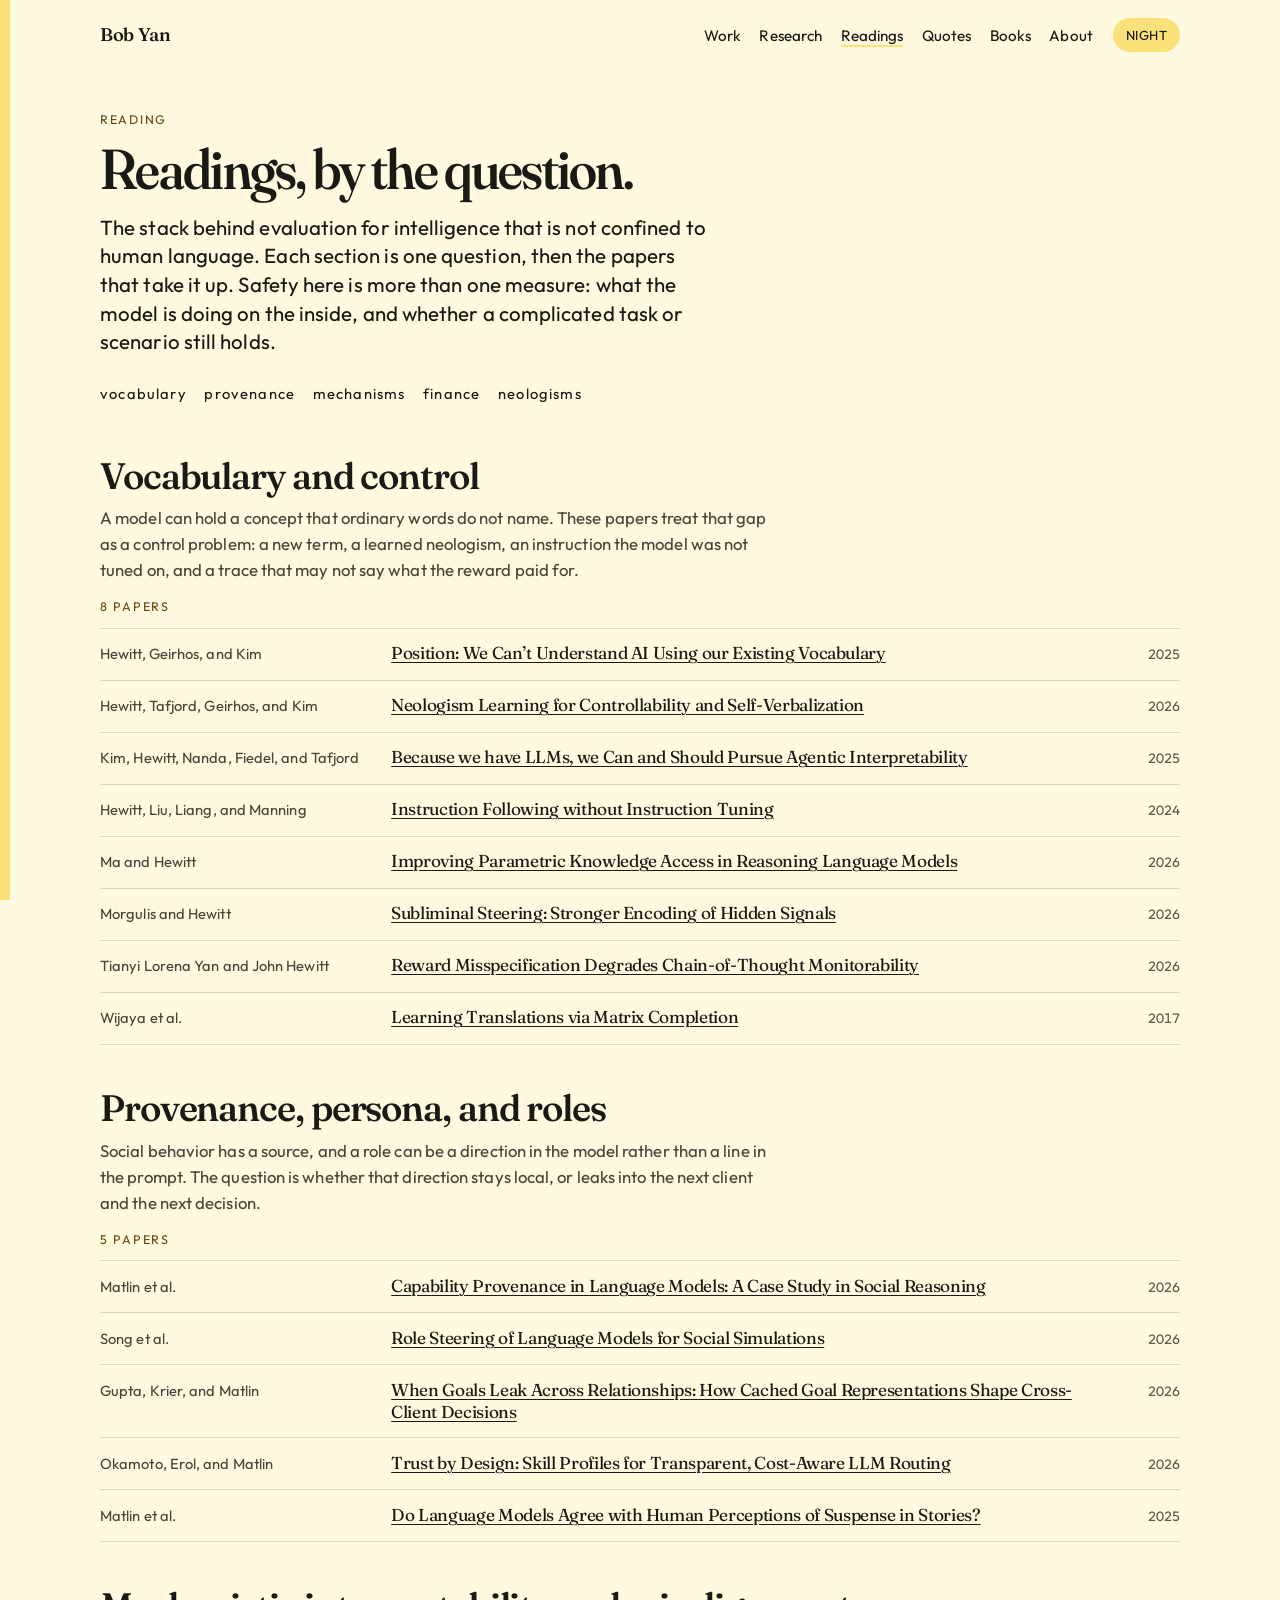
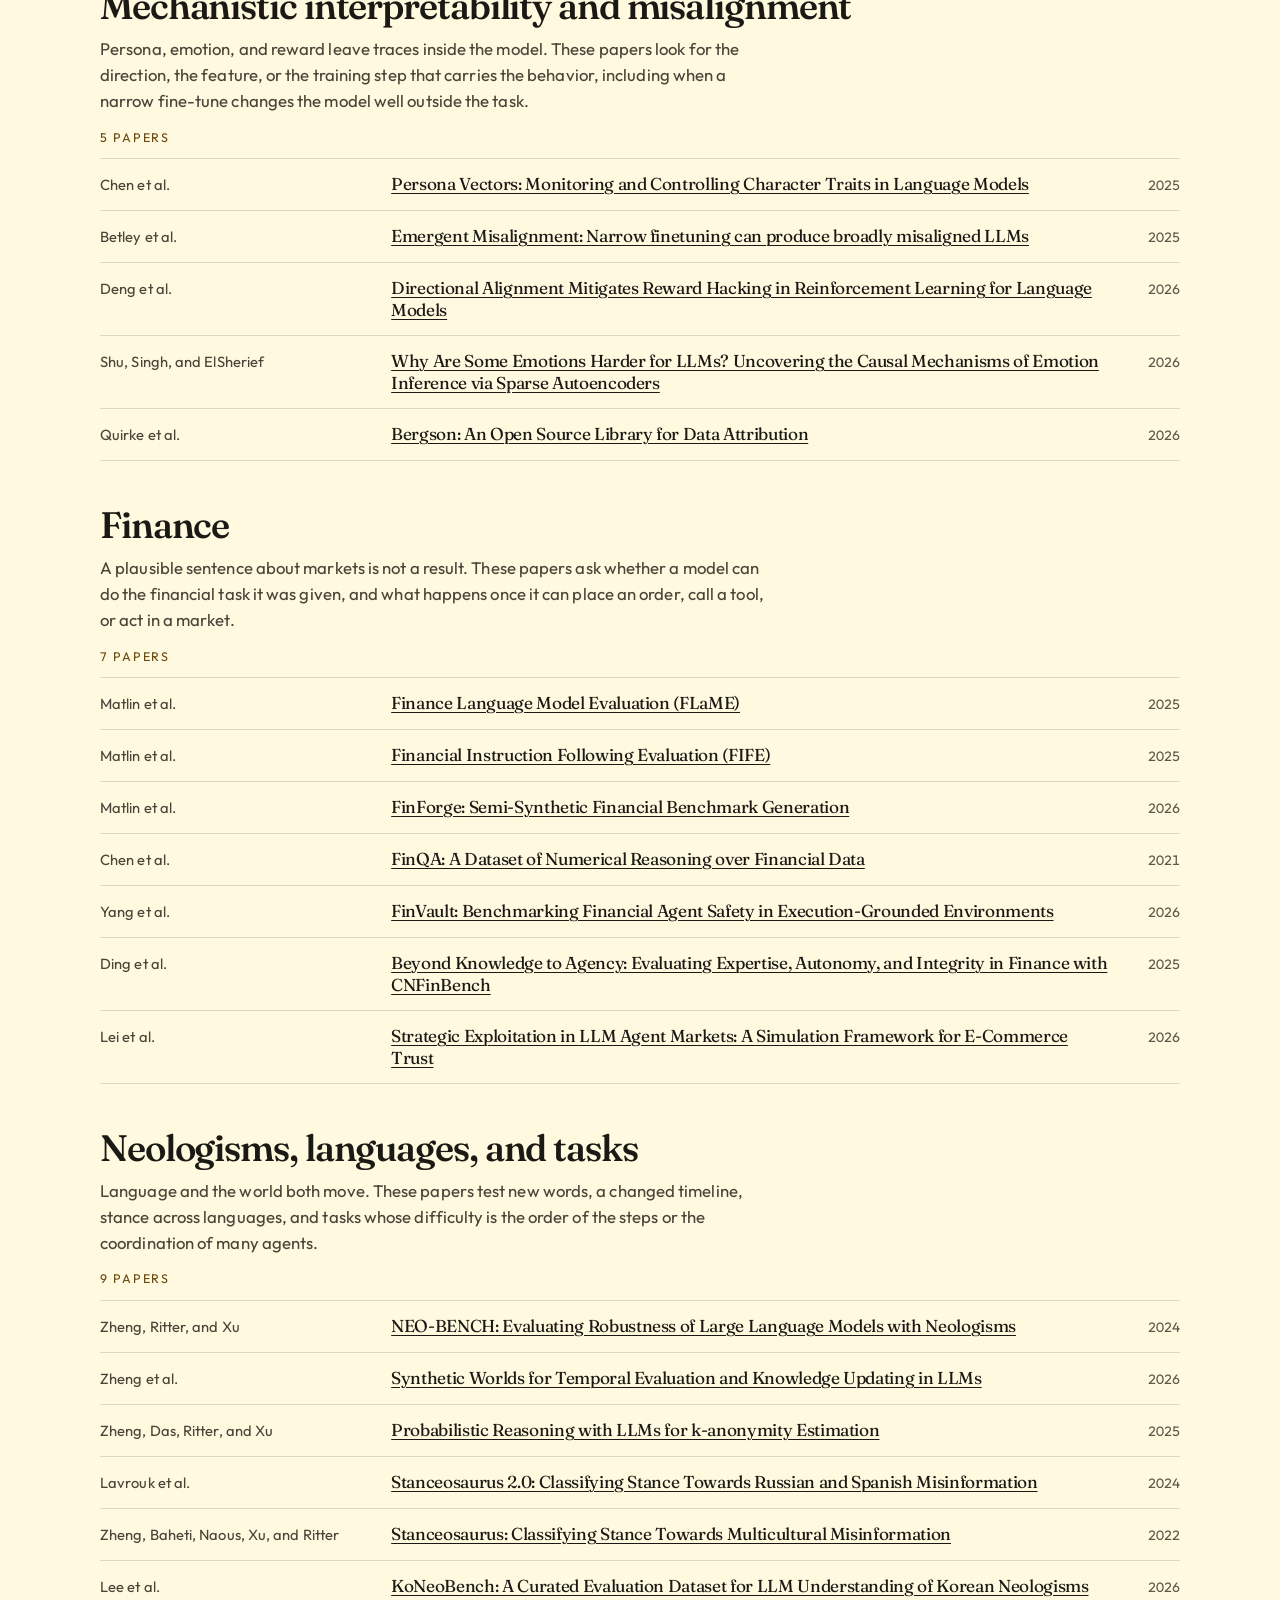
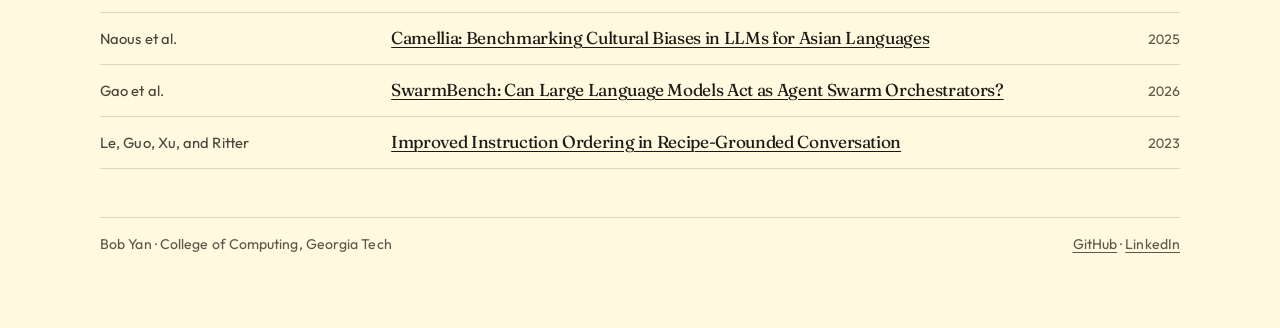
<file: papers.html>
<!DOCTYPE html>
<html lang="en" data-theme="light">
<head>
  <meta charset="utf-8">
  <script>
    (function () {
      try {
        var theme = localStorage.getItem("theme");
        if (theme === "dark" || theme === "light") {
          document.documentElement.setAttribute("data-theme", theme);
        }
      } catch (error) {}
    })();
  </script>
  <meta name="viewport" content="width=device-width, initial-scale=1">
  <title>Reading list — Bob Yan</title>
  <meta name="description" content="Bob Yan’s reading list: papers on evaluation past human language, mechanistic interpretability, and complicated tasks.">
  <meta name="theme-color" content="#FFF9E0">
  <link rel="canonical" href="https://bobby-24.github.io/papers.html">
  <meta property="og:title" content="Reading list — Bob Yan">
  <meta property="og:description" content="Papers on evaluation past human language, mechanistic interpretability, and complicated tasks.">
  <meta property="og:type" content="website">
  <meta property="og:url" content="https://bobby-24.github.io/papers.html">
  <link rel="icon" href="favicon.svg" type="image/svg+xml">
  <link rel="preconnect" href="https://fonts.googleapis.com">
  <link rel="preconnect" href="https://fonts.gstatic.com" crossorigin>
  <link href="https://fonts.googleapis.com/css2?family=Fraunces:opsz,wght@9..144,500..700&family=Outfit:wght@100..900&display=swap" rel="stylesheet">
  <link rel="stylesheet" href="css/site.css">
</head>
<body>
  <a class="skip" href="#main">Skip to content</a>
  <div class="wrap">
    <header class="site-header">
      <a class="brand" href="index.html">Bob Yan</a>
      <nav class="site-nav" aria-label="Primary">
        <a href="index.html">Work</a>
        <a href="research.html">Research</a>
        <a href="papers.html" aria-current="page">Readings</a>
        <a href="quotes.html">Quotes</a>
        <a href="books.html">Books</a>
        <a href="about.html">About</a>
      </nav>
      <button class="theme-toggle" type="button" data-theme-toggle aria-pressed="false">Night</button>
    </header>

    <main id="main">
      <section class="opening quote-open">
        <div>
          <p class="eyebrow">Reading</p>
          <h1>Readings, by the question.</h1>
          <p class="lede">The stack behind evaluation for intelligence that is not confined to human language. Each section is one question, then the papers that take it up. Safety here is more than one measure: what the model is doing on the inside, and whether a complicated task or scenario still holds.</p>
          <nav class="quote-nav" aria-label="Topics">
            <a href="#vocabulary">Vocabulary</a>
            <a href="#provenance">Provenance</a>
            <a href="#mechanisms">Mechanisms</a>
            <a href="#finance">Finance</a>
            <a href="#languages">Neologisms</a>
          </nav>
        </div>
      </section>

      <section class="read-section" id="vocabulary" aria-labelledby="vocabulary-title">
        <h2 id="vocabulary-title">Vocabulary and control</h2>
        <p class="why">A model can hold a concept that ordinary words do not name. These papers treat that gap as a control problem: a new term, a learned neologism, an instruction the model was not tuned on, and a trace that may not say what the reward paid for.</p>
        <p class="count">8 papers</p>
        <ol class="papers">
          <li>
            <span class="who">Hewitt, Geirhos, and Kim</span>
            <a href="https://proceedings.mlr.press/v267/hewitt25a.html">Position: We Can’t Understand AI Using our Existing Vocabulary</a>
            <span class="year">2025</span>
          </li>
          <li>
            <span class="who">Hewitt, Tafjord, Geirhos, and Kim</span>
            <a href="https://arxiv.org/abs/2510.08506">Neologism Learning for Controllability and Self-Verbalization</a>
            <span class="year">2026</span>
          </li>
          <li>
            <span class="who">Kim, Hewitt, Nanda, Fiedel, and Tafjord</span>
            <a href="https://arxiv.org/abs/2506.12152">Because we have LLMs, we Can and Should Pursue Agentic Interpretability</a>
            <span class="year">2025</span>
          </li>
          <li>
            <span class="who">Hewitt, Liu, Liang, and Manning</span>
            <a href="https://arxiv.org/abs/2409.14254">Instruction Following without Instruction Tuning</a>
            <span class="year">2024</span>
          </li>
          <li>
            <span class="who">Ma and Hewitt</span>
            <a href="https://arxiv.org/abs/2602.22193">Improving Parametric Knowledge Access in Reasoning Language Models</a>
            <span class="year">2026</span>
          </li>
          <li>
            <span class="who">Morgulis and Hewitt</span>
            <a href="https://arxiv.org/abs/2604.25783">Subliminal Steering: Stronger Encoding of Hidden Signals</a>
            <span class="year">2026</span>
          </li>
          <li>
            <span class="who">Tianyi Lorena Yan and John Hewitt</span>
            <a href="https://arxiv.org/abs/2610.28303">Reward Misspecification Degrades Chain-of-Thought Monitorability</a>
            <span class="year">2026</span>
          </li>
          <li>
            <span class="who">Wijaya et al.</span>
            <a href="https://aclanthology.org/D17-1152/">Learning Translations via Matrix Completion</a>
            <span class="year">2017</span>
          </li>
        </ol>
      </section>

      <section class="read-section" id="provenance" aria-labelledby="provenance-title">
        <h2 id="provenance-title">Provenance, persona, and roles</h2>
        <p class="why">Social behavior has a source, and a role can be a direction in the model rather than a line in the prompt. The question is whether that direction stays local, or leaks into the next client and the next decision.</p>
        <p class="count">5 papers</p>
        <ol class="papers">
          <li>
            <span class="who">Matlin et al.</span>
            <a href="https://arxiv.org/abs/2606.19625">Capability Provenance in Language Models: A Case Study in Social Reasoning</a>
            <span class="year">2026</span>
          </li>
          <li>
            <span class="who">Song et al.</span>
            <a href="https://arxiv.org/abs/2608.00023">Role Steering of Language Models for Social Simulations</a>
            <span class="year">2026</span>
          </li>
          <li>
            <span class="who">Gupta, Krier, and Matlin</span>
            <a href="https://arxiv.org/abs/2610.17365">When Goals Leak Across Relationships: How Cached Goal Representations Shape Cross-Client Decisions</a>
            <span class="year">2026</span>
          </li>
          <li>
            <span class="who">Okamoto, Erol, and Matlin</span>
            <a href="https://arxiv.org/abs/2602.02386">Trust by Design: Skill Profiles for Transparent, Cost-Aware LLM Routing</a>
            <span class="year">2026</span>
          </li>
          <li>
            <span class="who">Matlin et al.</span>
            <a href="https://arxiv.org/abs/2508.15794">Do Language Models Agree with Human Perceptions of Suspense in Stories?</a>
            <span class="year">2025</span>
          </li>
        </ol>
      </section>

      <section class="read-section" id="mechanisms" aria-labelledby="mechanisms-title">
        <h2 id="mechanisms-title">Mechanistic interpretability and misalignment</h2>
        <p class="why">Persona, emotion, and reward leave traces inside the model. These papers look for the direction, the feature, or the training step that carries the behavior, including when a narrow fine-tune changes the model well outside the task.</p>
        <p class="count">5 papers</p>
        <ol class="papers">
          <li>
            <span class="who">Chen et al.</span>
            <a href="https://arxiv.org/abs/2507.21509">Persona Vectors: Monitoring and Controlling Character Traits in Language Models</a>
            <span class="year">2025</span>
          </li>
          <li>
            <span class="who">Betley et al.</span>
            <a href="https://proceedings.mlr.press/v267/betley25a.html">Emergent Misalignment: Narrow finetuning can produce broadly misaligned LLMs</a>
            <span class="year">2025</span>
          </li>
          <li>
            <span class="who">Deng et al.</span>
            <a href="https://arxiv.org/abs/2605.25189">Directional Alignment Mitigates Reward Hacking in Reinforcement Learning for Language Models</a>
            <span class="year">2026</span>
          </li>
          <li>
            <span class="who">Shu, Singh, and ElSherief</span>
            <a href="https://aclanthology.org/2026.emnlp-main.559/">Why Are Some Emotions Harder for LLMs? Uncovering the Causal Mechanisms of Emotion Inference via Sparse Autoencoders</a>
            <span class="year">2026</span>
          </li>
          <li>
            <span class="who">Quirke et al.</span>
            <a href="https://aclanthology.org/2026.emnlp-demos.56/">Bergson: An Open Source Library for Data Attribution</a>
            <span class="year">2026</span>
          </li>
        </ol>
      </section>

      <section class="read-section" id="finance" aria-labelledby="finance-title">
        <h2 id="finance-title">Finance</h2>
        <p class="why">A plausible sentence about markets is not a result. These papers ask whether a model can do the financial task it was given, and what happens once it can place an order, call a tool, or act in a market.</p>
        <p class="count">7 papers</p>
        <ol class="papers">
          <li>
            <span class="who">Matlin et al.</span>
            <a href="https://aclanthology.org/2025.findings-acl.1164/">Finance Language Model Evaluation (FLaME)</a>
            <span class="year">2025</span>
          </li>
          <li>
            <span class="who">Matlin et al.</span>
            <a href="https://arxiv.org/abs/2512.08965">Financial Instruction Following Evaluation (FIFE)</a>
            <span class="year">2025</span>
          </li>
          <li>
            <span class="who">Matlin et al.</span>
            <a href="https://arxiv.org/abs/2601.06747">FinForge: Semi-Synthetic Financial Benchmark Generation</a>
            <span class="year">2026</span>
          </li>
          <li>
            <span class="who">Chen et al.</span>
            <a href="https://aclanthology.org/2021.emnlp-main.300/">FinQA: A Dataset of Numerical Reasoning over Financial Data</a>
            <span class="year">2021</span>
          </li>
          <li>
            <span class="who">Yang et al.</span>
            <a href="https://arxiv.org/abs/2601.07853">FinVault: Benchmarking Financial Agent Safety in Execution-Grounded Environments</a>
            <span class="year">2026</span>
          </li>
          <li>
            <span class="who">Ding et al.</span>
            <a href="https://arxiv.org/abs/2512.09506">Beyond Knowledge to Agency: Evaluating Expertise, Autonomy, and Integrity in Finance with CNFinBench</a>
            <span class="year">2025</span>
          </li>
          <li>
            <span class="who">Lei et al.</span>
            <a href="https://arxiv.org/abs/2605.10059">Strategic Exploitation in LLM Agent Markets: A Simulation Framework for E-Commerce Trust</a>
            <span class="year">2026</span>
          </li>
        </ol>
      </section>

      <section class="read-section" id="languages" aria-labelledby="languages-title">
        <h2 id="languages-title">Neologisms, languages, and tasks</h2>
        <p class="why">Language and the world both move. These papers test new words, a changed timeline, stance across languages, and tasks whose difficulty is the order of the steps or the coordination of many agents.</p>
        <p class="count">9 papers</p>
        <ol class="papers">
          <li>
            <span class="who">Zheng, Ritter, and Xu</span>
            <a href="https://arxiv.org/abs/2402.12261">NEO-BENCH: Evaluating Robustness of Large Language Models with Neologisms</a>
            <span class="year">2024</span>
          </li>
          <li>
            <span class="who">Zheng et al.</span>
            <a href="https://arxiv.org/abs/2609.00184">Synthetic Worlds for Temporal Evaluation and Knowledge Updating in LLMs</a>
            <span class="year">2026</span>
          </li>
          <li>
            <span class="who">Zheng, Das, Ritter, and Xu</span>
            <a href="https://arxiv.org/abs/2503.09674">Probabilistic Reasoning with LLMs for k-anonymity Estimation</a>
            <span class="year">2025</span>
          </li>
          <li>
            <span class="who">Lavrouk et al.</span>
            <a href="https://aclanthology.org/2024.wnut-1.4/">Stanceosaurus 2.0: Classifying Stance Towards Russian and Spanish Misinformation</a>
            <span class="year">2024</span>
          </li>
          <li>
            <span class="who">Zheng, Baheti, Naous, Xu, and Ritter</span>
            <a href="https://aclanthology.org/2022.emnlp-main.138/">Stanceosaurus: Classifying Stance Towards Multicultural Misinformation</a>
            <span class="year">2022</span>
          </li>
          <li>
            <span class="who">Lee et al.</span>
            <a href="https://aclanthology.org/2026.findings-emnlp.1802/">KoNeoBench: A Curated Evaluation Dataset for LLM Understanding of Korean Neologisms</a>
            <span class="year">2026</span>
          </li>
          <li>
            <span class="who">Naous et al.</span>
            <a href="https://arxiv.org/abs/2510.05291">Camellia: Benchmarking Cultural Biases in LLMs for Asian Languages</a>
            <span class="year">2025</span>
          </li>
          <li>
            <span class="who">Gao et al.</span>
            <a href="https://aclanthology.org/2026.findings-emnlp.662/">SwarmBench: Can Large Language Models Act as Agent Swarm Orchestrators?</a>
            <span class="year">2026</span>
          </li>
          <li>
            <span class="who">Le, Guo, Xu, and Ritter</span>
            <a href="https://aclanthology.org/2023.acl-long.561/">Improved Instruction Ordering in Recipe-Grounded Conversation</a>
            <span class="year">2023</span>
          </li>
        </ol>
      </section>
    </main>

    <footer class="site-footer">
      <span>Bob Yan · College of Computing, Georgia Tech</span>
      <span><a href="https://github.com/BobbY-24">GitHub</a> · <a href="https://www.linkedin.com/in/guanjun-yan-71350a36a/">LinkedIn</a></span>
    </footer>
  </div>
  <script src="js/theme.js"></script>
</body>
</html>
</file>
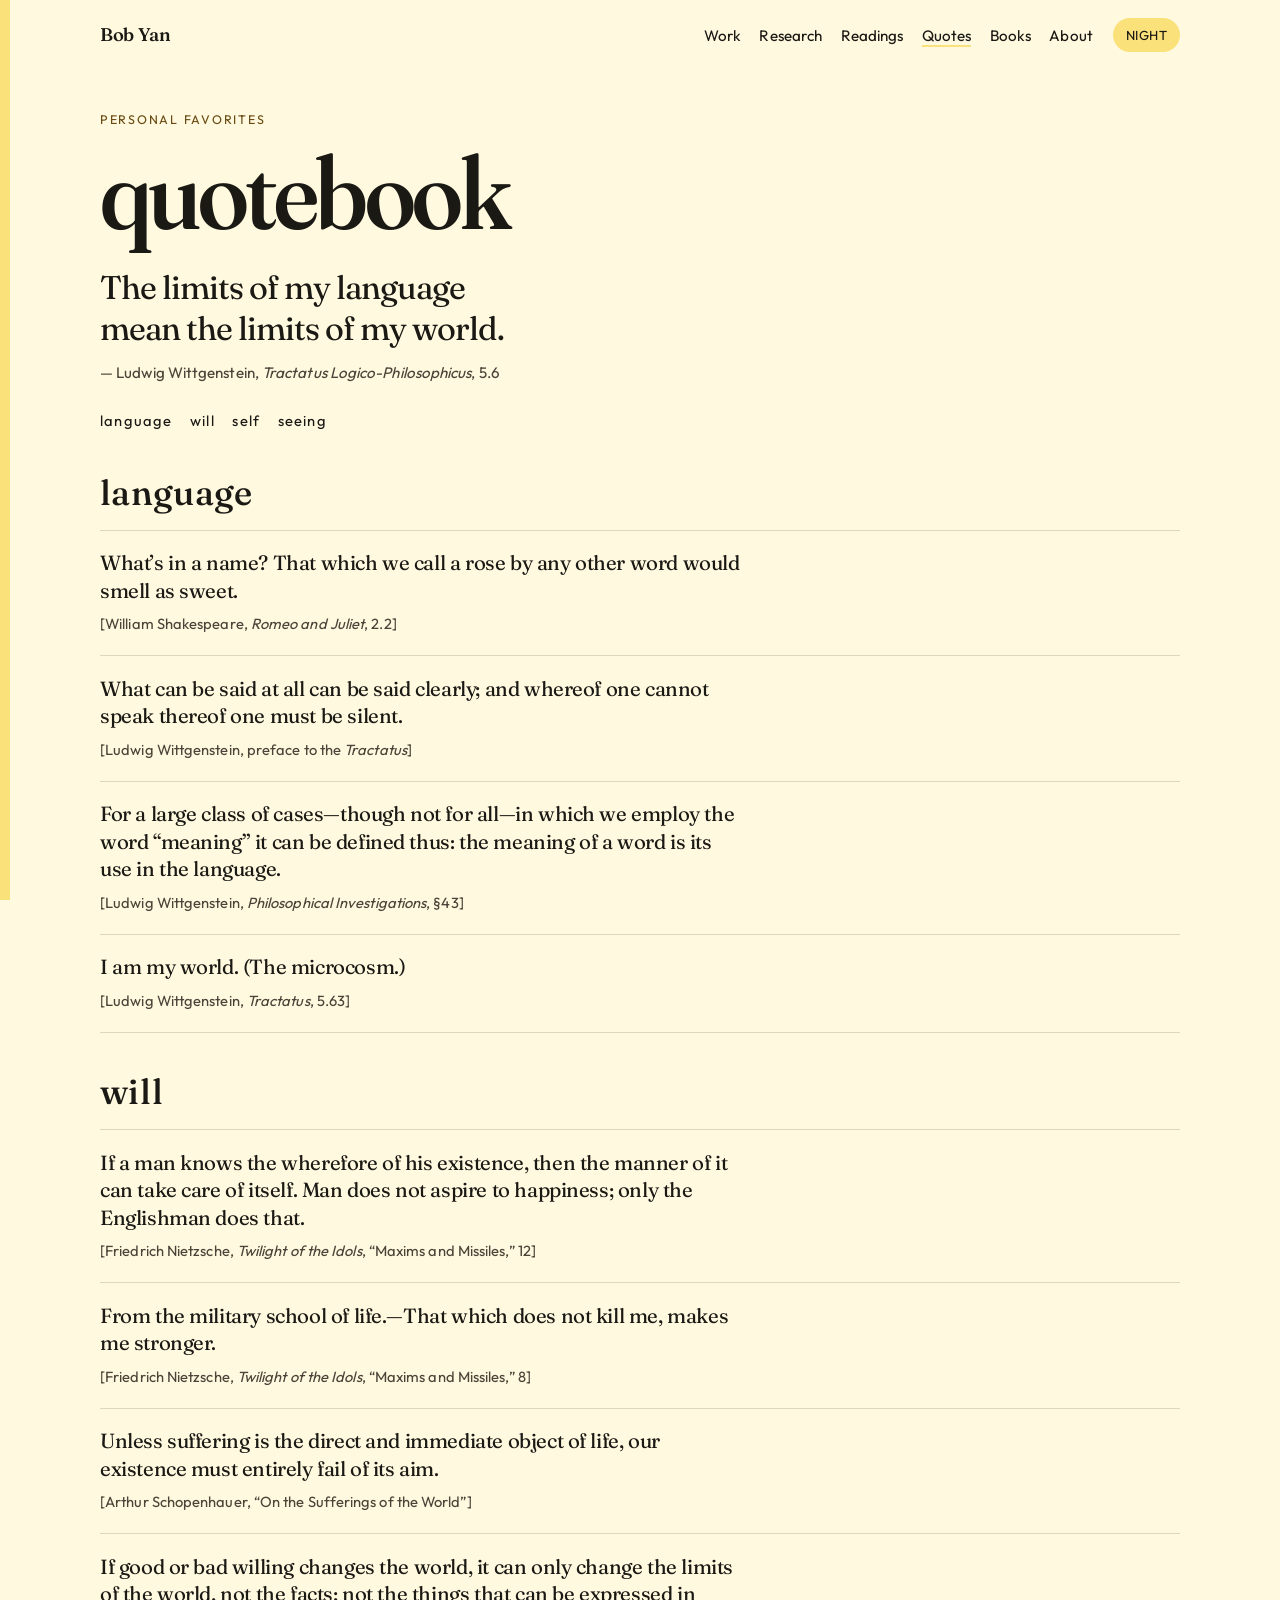
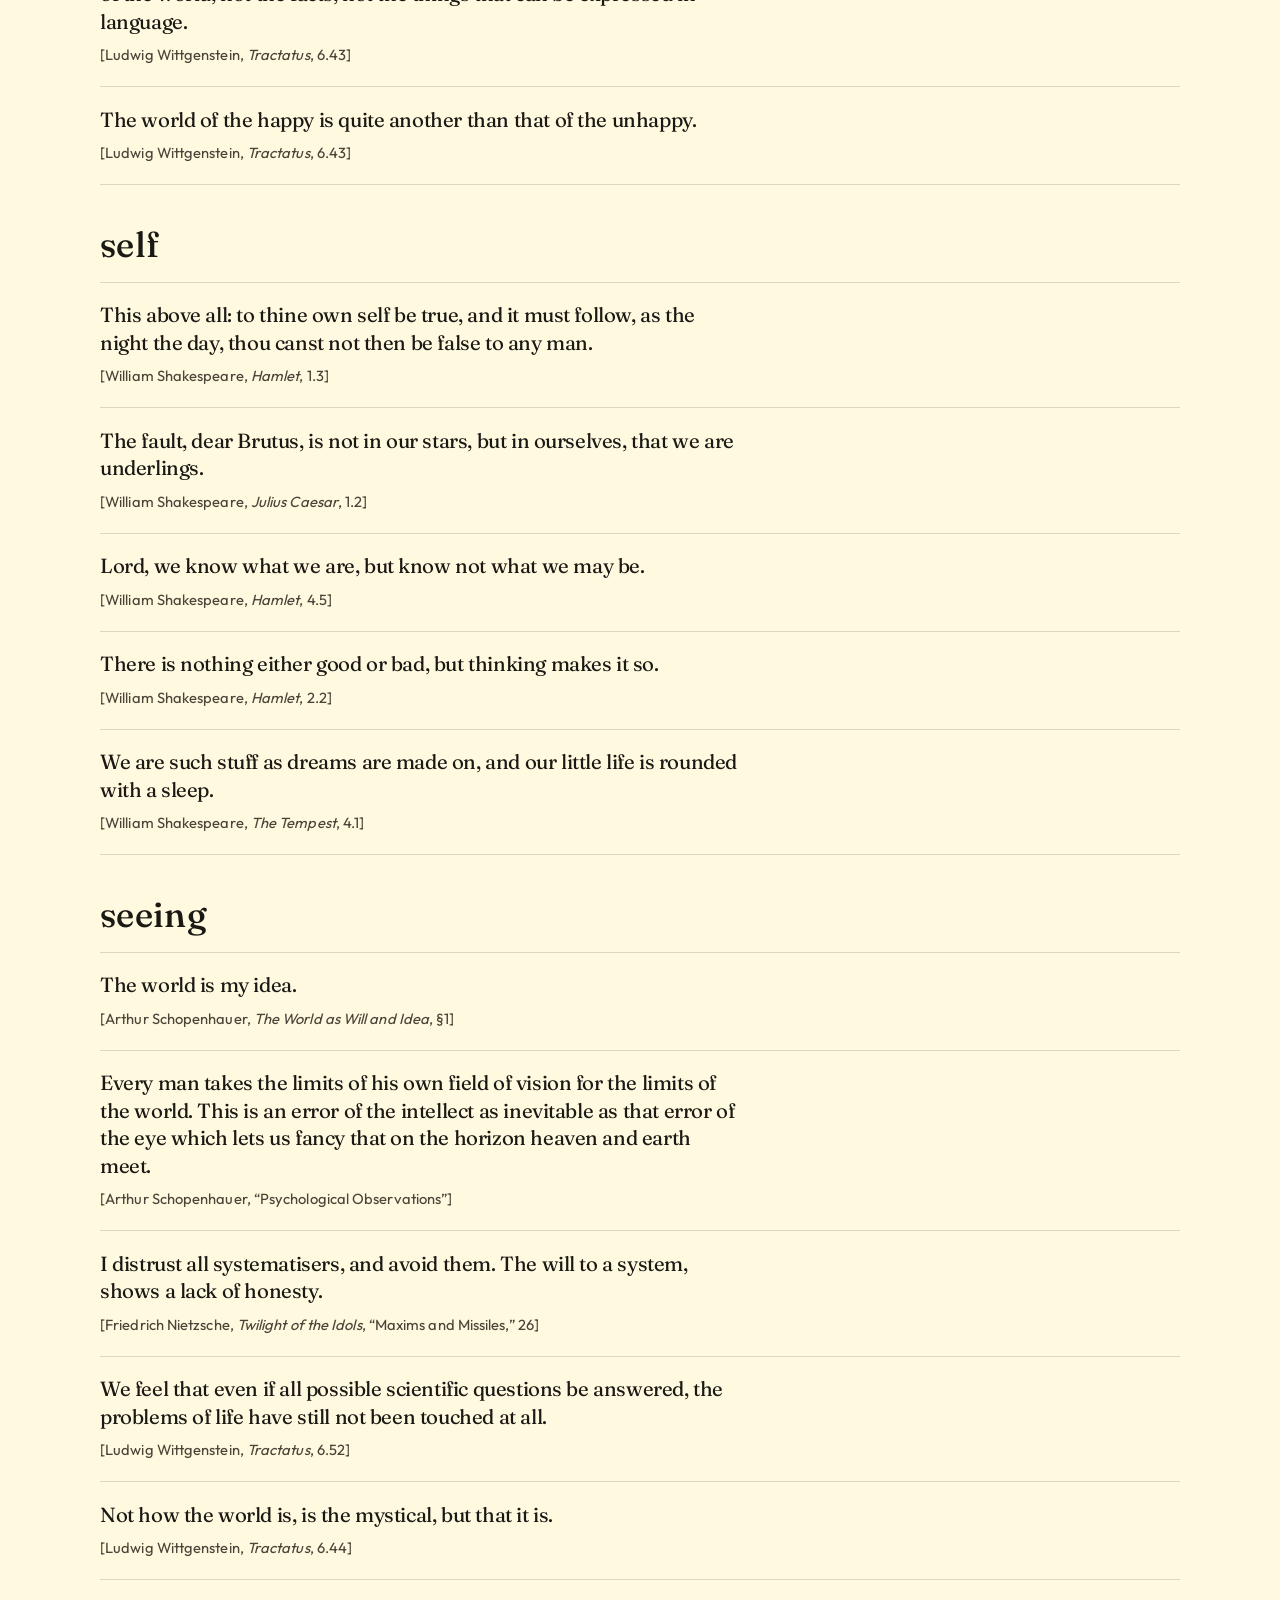
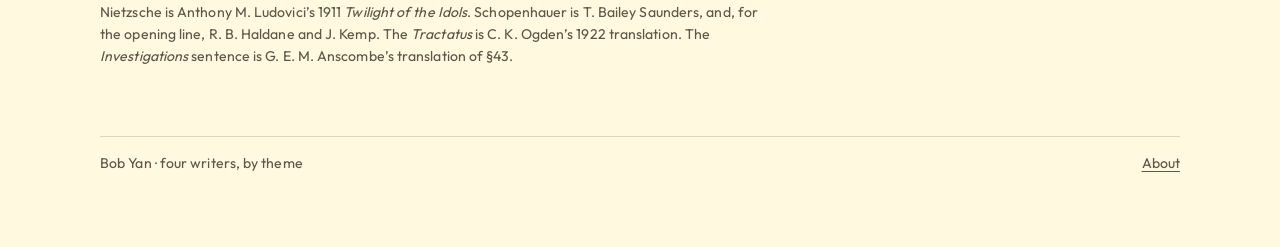
<file: quotes.html>
<!DOCTYPE html>
<html lang="en" data-theme="light">
<head>
  <meta charset="utf-8">
  <script>
    (function () {
      try {
        var theme = localStorage.getItem("theme");
        if (theme === "dark" || theme === "light") {
          document.documentElement.setAttribute("data-theme", theme);
        }
      } catch (error) {}
    })();
  </script>
  <meta name="viewport" content="width=device-width, initial-scale=1">
  <title>quotebook — Bob Yan</title>
  <meta name="description" content="A quotebook of lines from Nietzsche, Shakespeare, Schopenhauer, and Wittgenstein, arranged by theme.">
  <meta name="theme-color" content="#FFF9E0">
  <link rel="canonical" href="https://bobby-24.github.io/quotes.html">
  <meta property="og:title" content="quotebook — Bob Yan">
  <meta property="og:description" content="Lines from Nietzsche, Shakespeare, Schopenhauer, and Wittgenstein.">
  <meta property="og:type" content="website">
  <meta property="og:url" content="https://bobby-24.github.io/quotes.html">
  <link rel="icon" href="favicon.svg" type="image/svg+xml">
  <link rel="preconnect" href="https://fonts.googleapis.com">
  <link rel="preconnect" href="https://fonts.gstatic.com" crossorigin>
  <link href="https://fonts.googleapis.com/css2?family=Fraunces:opsz,wght@9..144,500..700&family=Outfit:wght@100..900&display=swap" rel="stylesheet">
  <link rel="stylesheet" href="css/site.css">
</head>
<body>
  <a class="skip" href="#main">Skip to content</a>
  <div class="wrap">
    <header class="site-header">
      <a class="brand" href="index.html">Bob Yan</a>
      <nav class="site-nav" aria-label="Primary">
        <a href="index.html">Work</a>
        <a href="research.html">Research</a>
        <a href="papers.html">Readings</a>
        <a href="quotes.html" aria-current="page">Quotes</a>
        <a href="books.html">Books</a>
        <a href="about.html">About</a>
      </nav>
      <button class="theme-toggle" type="button" data-theme-toggle aria-pressed="false">Night</button>
    </header>

    <main id="main">
      <section class="opening quote-open">
        <div>
          <p class="eyebrow">personal favorites</p>
          <h1 class="mast">quotebook</h1>
          <blockquote class="epigraph">
            <p>The limits of my language mean the limits of my world.</p>
            <footer>— Ludwig Wittgenstein, <cite>Tractatus Logico-Philosophicus</cite>, 5.6</footer>
          </blockquote>
          <nav class="quote-nav" aria-label="Themes">
            <a href="#language">language</a>
            <a href="#will">will</a>
            <a href="#self">self</a>
            <a href="#seeing">seeing</a>
          </nav>
        </div>
      </section>

      <section class="section quote-section" id="language" aria-labelledby="language-title">
        <h2 id="language-title">language</h2>
        <ol class="quotes">
          <li>
            <p class="line">What’s in a name? That which we call a rose by any other word would smell as sweet.</p>
            <p class="who">[William Shakespeare, <cite>Romeo and Juliet</cite>, 2.2]</p>
          </li>
          <li>
            <p class="line">What can be said at all can be said clearly; and whereof one cannot speak thereof one must be silent.</p>
            <p class="who">[Ludwig Wittgenstein, preface to the <cite>Tractatus</cite>]</p>
          </li>
          <li>
            <p class="line">For a large class of cases—though not for all—in which we employ the word “meaning” it can be defined thus: the meaning of a word is its use in the language.</p>
            <p class="who">[Ludwig Wittgenstein, <cite>Philosophical Investigations</cite>, §43]</p>
          </li>
          <li>
            <p class="line">I am my world. (The microcosm.)</p>
            <p class="who">[Ludwig Wittgenstein, <cite>Tractatus</cite>, 5.63]</p>
          </li>
        </ol>
      </section>

      <section class="section quote-section" id="will" aria-labelledby="will-title">
        <h2 id="will-title">will</h2>
        <ol class="quotes">
          <li>
            <p class="line">If a man knows the wherefore of his existence, then the manner of it can take care of itself. Man does not aspire to happiness; only the Englishman does that.</p>
            <p class="who">[Friedrich Nietzsche, <cite>Twilight of the Idols</cite>, “Maxims and Missiles,” 12]</p>
          </li>
          <li>
            <p class="line">From the military school of life.—That which does not kill me, makes me stronger.</p>
            <p class="who">[Friedrich Nietzsche, <cite>Twilight of the Idols</cite>, “Maxims and Missiles,” 8]</p>
          </li>
          <li>
            <p class="line">Unless suffering is the direct and immediate object of life, our existence must entirely fail of its aim.</p>
            <p class="who">[Arthur Schopenhauer, “On the Sufferings of the World”]</p>
          </li>
          <li>
            <p class="line">If good or bad willing changes the world, it can only change the limits of the world, not the facts; not the things that can be expressed in language.</p>
            <p class="who">[Ludwig Wittgenstein, <cite>Tractatus</cite>, 6.43]</p>
          </li>
          <li>
            <p class="line">The world of the happy is quite another than that of the unhappy.</p>
            <p class="who">[Ludwig Wittgenstein, <cite>Tractatus</cite>, 6.43]</p>
          </li>
        </ol>
      </section>

      <section class="section quote-section" id="self" aria-labelledby="self-title">
        <h2 id="self-title">self</h2>
        <ol class="quotes">
          <li>
            <p class="line">This above all: to thine own self be true, and it must follow, as the night the day, thou canst not then be false to any man.</p>
            <p class="who">[William Shakespeare, <cite>Hamlet</cite>, 1.3]</p>
          </li>
          <li>
            <p class="line">The fault, dear Brutus, is not in our stars, but in ourselves, that we are underlings.</p>
            <p class="who">[William Shakespeare, <cite>Julius Caesar</cite>, 1.2]</p>
          </li>
          <li>
            <p class="line">Lord, we know what we are, but know not what we may be.</p>
            <p class="who">[William Shakespeare, <cite>Hamlet</cite>, 4.5]</p>
          </li>
          <li>
            <p class="line">There is nothing either good or bad, but thinking makes it so.</p>
            <p class="who">[William Shakespeare, <cite>Hamlet</cite>, 2.2]</p>
          </li>
          <li>
            <p class="line">We are such stuff as dreams are made on, and our little life is rounded with a sleep.</p>
            <p class="who">[William Shakespeare, <cite>The Tempest</cite>, 4.1]</p>
          </li>
        </ol>
      </section>

      <section class="section quote-section" id="seeing" aria-labelledby="seeing-title">
        <h2 id="seeing-title">seeing</h2>
        <ol class="quotes">
          <li>
            <p class="line">The world is my idea.</p>
            <p class="who">[Arthur Schopenhauer, <cite>The World as Will and Idea</cite>, §1]</p>
          </li>
          <li>
            <p class="line">Every man takes the limits of his own field of vision for the limits of the world. This is an error of the intellect as inevitable as that error of the eye which lets us fancy that on the horizon heaven and earth meet.</p>
            <p class="who">[Arthur Schopenhauer, “Psychological Observations”]</p>
          </li>
          <li>
            <p class="line">I distrust all systematisers, and avoid them. The will to a system, shows a lack of honesty.</p>
            <p class="who">[Friedrich Nietzsche, <cite>Twilight of the Idols</cite>, “Maxims and Missiles,” 26]</p>
          </li>
          <li>
            <p class="line">We feel that even if all possible scientific questions be answered, the problems of life have still not been touched at all.</p>
            <p class="who">[Ludwig Wittgenstein, <cite>Tractatus</cite>, 6.52]</p>
          </li>
          <li>
            <p class="line">Not how the world is, is the mystical, but that it is.</p>
            <p class="who">[Ludwig Wittgenstein, <cite>Tractatus</cite>, 6.44]</p>
          </li>
        </ol>
        <p class="colophon">Nietzsche is Anthony M. Ludovici’s 1911 <cite>Twilight of the Idols</cite>. Schopenhauer is T. Bailey Saunders, and, for the opening line, R. B. Haldane and J. Kemp. The <cite>Tractatus</cite> is C. K. Ogden’s 1922 translation. The <cite>Investigations</cite> sentence is G. E. M. Anscombe’s translation of §43.</p>
      </section>
    </main>

    <footer class="site-footer">
      <span>Bob Yan · four writers, by theme</span>
      <span><a href="about.html">About</a></span>
    </footer>
  </div>
  <script src="js/theme.js"></script>
</body>
</html>
</file>
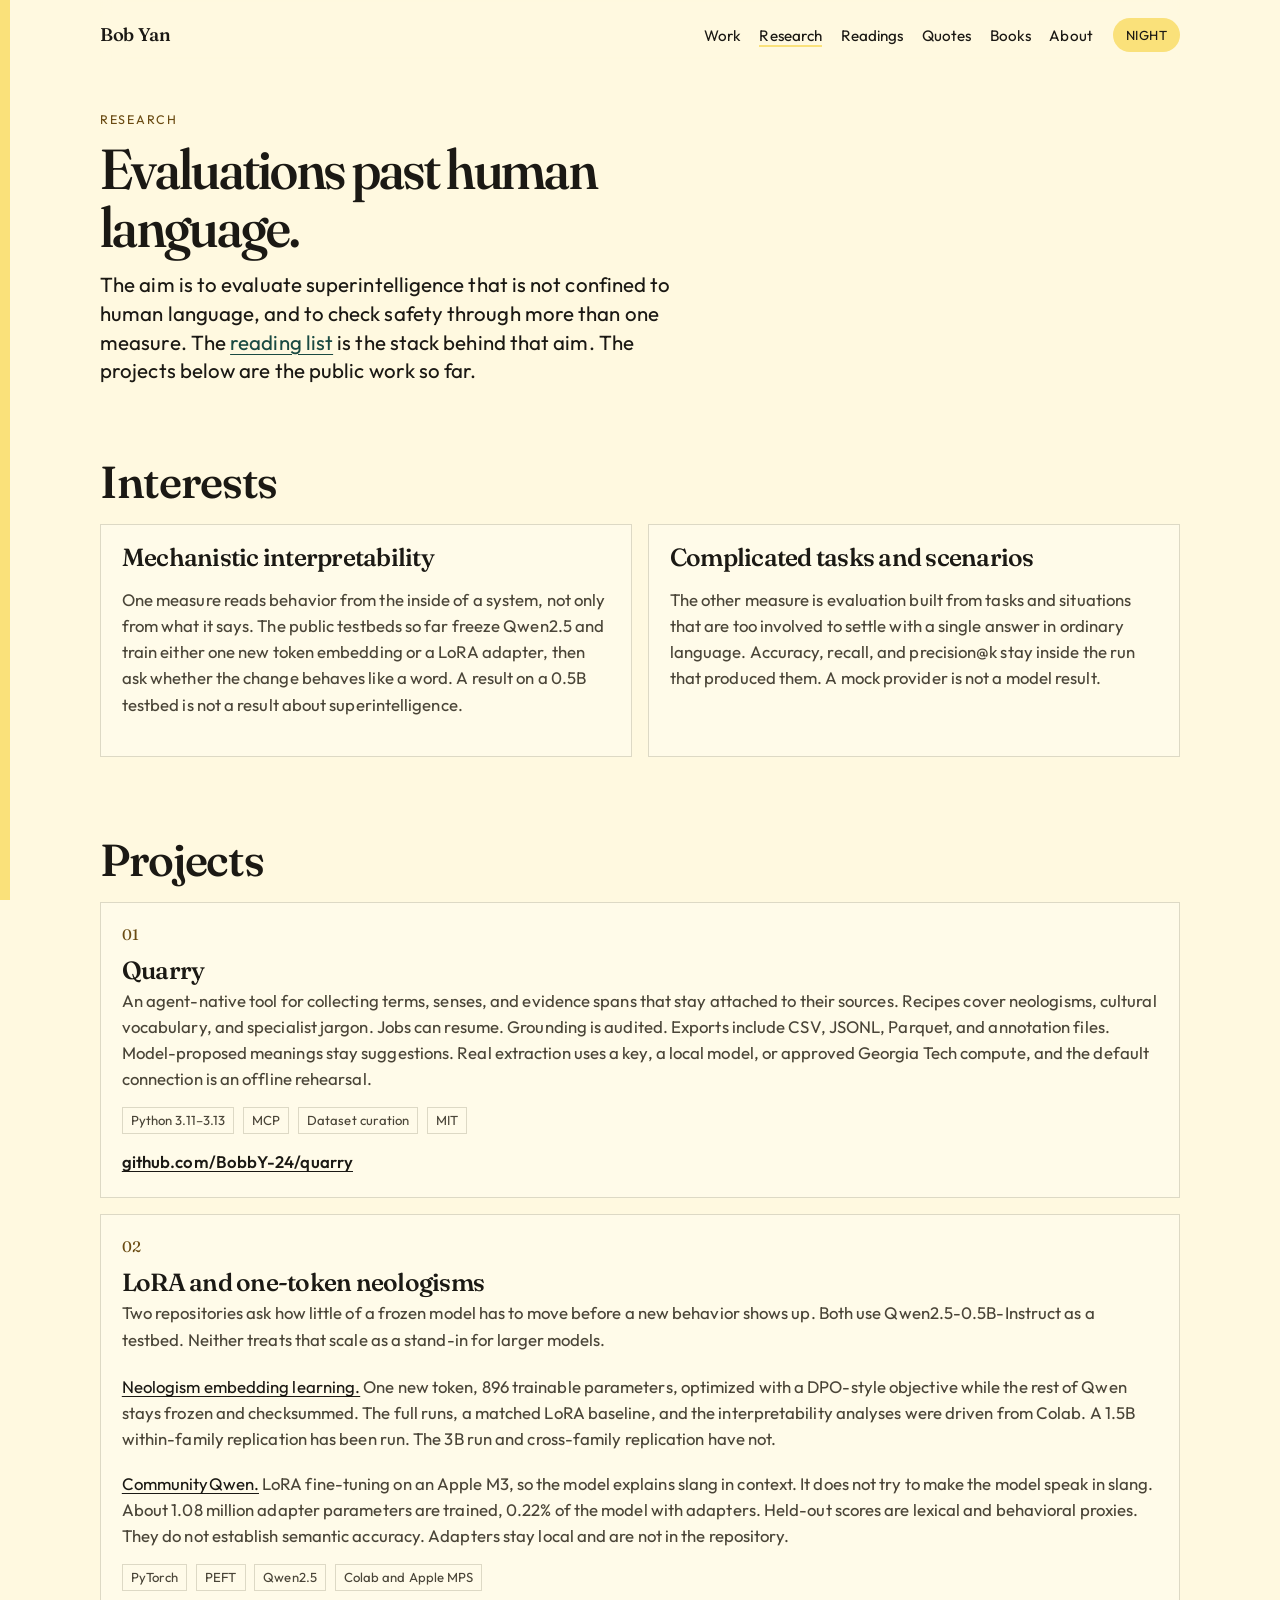
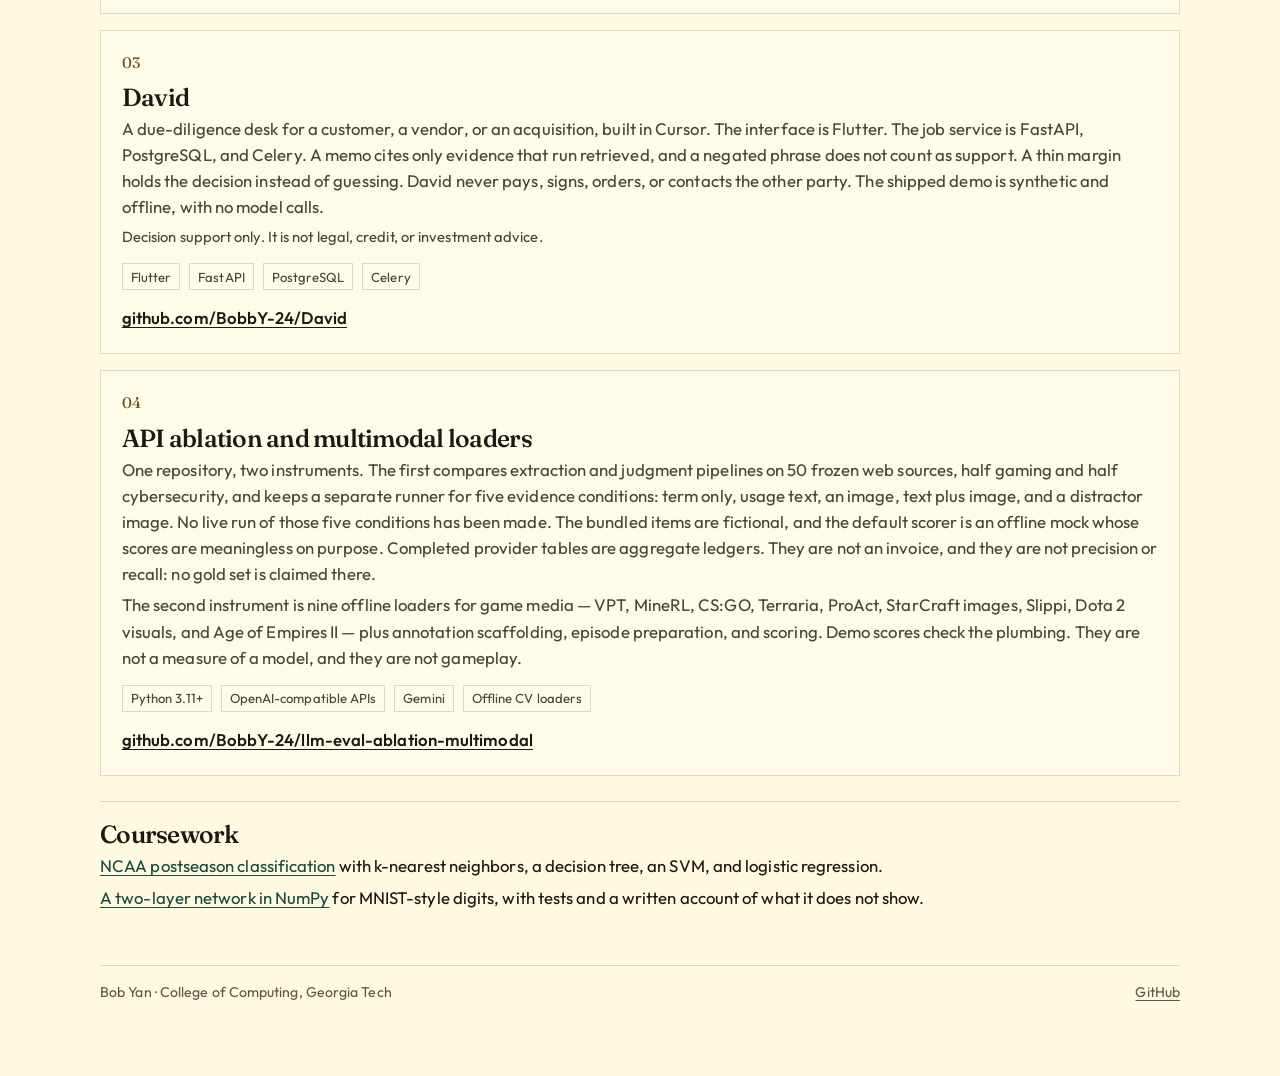
<file: research.html>
<!DOCTYPE html>
<html lang="en" data-theme="light">
<head>
  <meta charset="utf-8">
  <script>
    (function () {
      try {
        var theme = localStorage.getItem("theme");
        if (theme === "dark" || theme === "light") {
          document.documentElement.setAttribute("data-theme", theme);
        }
      } catch (error) {}
    })();
  </script>
  <meta name="viewport" content="width=device-width, initial-scale=1">
  <title>Research — Bob Yan</title>
  <meta name="description" content="Bob Yan’s research: evaluations for superintelligence beyond human language, through mechanistic interpretability and complicated tasks and scenarios.">
  <meta name="theme-color" content="#FFF9E0">
  <link rel="canonical" href="https://bobby-24.github.io/research.html">
  <meta property="og:title" content="Research — Bob Yan">
  <meta property="og:description" content="Safety evaluation beyond human language, through more than one measure.">
  <meta property="og:type" content="website">
  <meta property="og:url" content="https://bobby-24.github.io/research.html">
  <link rel="icon" href="favicon.svg" type="image/svg+xml">
  <link rel="preconnect" href="https://fonts.googleapis.com">
  <link rel="preconnect" href="https://fonts.gstatic.com" crossorigin>
  <link href="https://fonts.googleapis.com/css2?family=Fraunces:opsz,wght@9..144,500..700&family=Outfit:wght@100..900&display=swap" rel="stylesheet">
  <link rel="stylesheet" href="css/site.css">
</head>
<body>
  <a class="skip" href="#main">Skip to content</a>
  <div class="wrap">
    <header class="site-header">
      <a class="brand" href="index.html">Bob Yan</a>
      <nav class="site-nav" aria-label="Primary">
        <a href="index.html">Work</a>
        <a href="research.html" aria-current="page">Research</a>
        <a href="papers.html">Readings</a>
        <a href="quotes.html">Quotes</a>
        <a href="books.html">Books</a>
        <a href="about.html">About</a>
      </nav>
      <button class="theme-toggle" type="button" data-theme-toggle aria-pressed="false">Night</button>
    </header>

    <main id="main">
      <section class="opening">
        <div>
          <p class="eyebrow">Research</p>
          <h1>Evaluations past human language.</h1>
          <p class="lede">The aim is to evaluate superintelligence that is not confined to human language, and to check safety through more than one measure. The <a href="papers.html">reading list</a> is the stack behind that aim. The projects below are the public work so far.</p>
        </div>
      </section>

      <section class="section" aria-labelledby="interests-title">
        <h2 id="interests-title">Interests</h2>
        <div class="interest-grid">
          <article class="panel">
            <h3>Mechanistic interpretability</h3>
            <p>One measure reads behavior from the inside of a system, not only from what it says. The public testbeds so far freeze Qwen2.5 and train either one new token embedding or a LoRA adapter, then ask whether the change behaves like a word. A result on a 0.5B testbed is not a result about superintelligence.</p>
          </article>
          <article class="panel">
            <h3>Complicated tasks and scenarios</h3>
            <p>The other measure is evaluation built from tasks and situations that are too involved to settle with a single answer in ordinary language. Accuracy, recall, and precision@k stay inside the run that produced them. A mock provider is not a model result.</p>
          </article>
        </div>
      </section>

      <section class="section" aria-labelledby="projects-title">
        <h2 id="projects-title">Projects</h2>
        <div class="project-list">
          <article class="project" id="quarry">
            <span class="index">01</span>
            <h3>Quarry</h3>
            <p>An agent-native tool for collecting terms, senses, and evidence spans that stay attached to their sources. Recipes cover neologisms, cultural vocabulary, and specialist jargon. Jobs can resume. Grounding is audited. Exports include CSV, JSONL, Parquet, and annotation files. Model-proposed meanings stay suggestions. Real extraction uses a key, a local model, or approved Georgia Tech compute, and the default connection is an offline rehearsal.</p>
            <ul class="meta">
              <li>Python 3.11–3.13</li>
              <li>MCP</li>
              <li>Dataset curation</li>
              <li>MIT</li>
            </ul>
            <a class="repo" href="https://github.com/BobbY-24/quarry">github.com/BobbY-24/quarry</a>
          </article>

          <article class="project" id="lora">
            <span class="index">02</span>
            <h3>LoRA and one-token neologisms</h3>
            <p>Two repositories ask how little of a frozen model has to move before a new behavior shows up. Both use Qwen2.5-0.5B-Instruct as a testbed. Neither treats that scale as a stand-in for larger models.</p>
            <div class="pair">
              <p><a href="https://github.com/BobbY-24/neologism-embedding-learning">Neologism embedding learning.</a> One new token, 896 trainable parameters, optimized with a DPO-style objective while the rest of Qwen stays frozen and checksummed. The full runs, a matched LoRA baseline, and the interpretability analyses were driven from Colab. A 1.5B within-family replication has been run. The 3B run and cross-family replication have not.</p>
              <p><a href="https://github.com/BobbY-24/qwen-lora-finetuning">CommunityQwen.</a> LoRA fine-tuning on an Apple M3, so the model explains slang in context. It does not try to make the model speak in slang. About 1.08 million adapter parameters are trained, 0.22% of the model with adapters. Held-out scores are lexical and behavioral proxies. They do not establish semantic accuracy. Adapters stay local and are not in the repository.</p>
            </div>
            <ul class="meta">
              <li>PyTorch</li>
              <li>PEFT</li>
              <li>Qwen2.5</li>
              <li>Colab and Apple MPS</li>
            </ul>
          </article>

          <article class="project" id="david">
            <span class="index">03</span>
            <h3>David</h3>
            <p>A due-diligence desk for a customer, a vendor, or an acquisition, built in Cursor. The interface is Flutter. The job service is FastAPI, PostgreSQL, and Celery. A memo cites only evidence that run retrieved, and a negated phrase does not count as support. A thin margin holds the decision instead of guessing. David never pays, signs, orders, or contacts the other party. The shipped demo is synthetic and offline, with no model calls.</p>
            <p class="note">Decision support only. It is not legal, credit, or investment advice.</p>
            <ul class="meta">
              <li>Flutter</li>
              <li>FastAPI</li>
              <li>PostgreSQL</li>
              <li>Celery</li>
            </ul>
            <a class="repo" href="https://github.com/BobbY-24/David">github.com/BobbY-24/David</a>
          </article>

          <article class="project" id="ablation">
            <span class="index">04</span>
            <h3>API ablation and multimodal loaders</h3>
            <p>One repository, two instruments. The first compares extraction and judgment pipelines on 50 frozen web sources, half gaming and half cybersecurity, and keeps a separate runner for five evidence conditions: term only, usage text, an image, text plus image, and a distractor image. No live run of those five conditions has been made. The bundled items are fictional, and the default scorer is an offline mock whose scores are meaningless on purpose. Completed provider tables are aggregate ledgers. They are not an invoice, and they are not precision or recall: no gold set is claimed there.</p>
            <p>The second instrument is nine offline loaders for game media — VPT, MineRL, CS:GO, Terraria, ProAct, StarCraft images, Slippi, Dota 2 visuals, and Age of Empires II — plus annotation scaffolding, episode preparation, and scoring. Demo scores check the plumbing. They are not a measure of a model, and they are not gameplay.</p>
            <ul class="meta">
              <li>Python 3.11+</li>
              <li>OpenAI-compatible APIs</li>
              <li>Gemini</li>
              <li>Offline CV loaders</li>
            </ul>
            <a class="repo" href="https://github.com/BobbY-24/llm-eval-ablation-multimodal">github.com/BobbY-24/llm-eval-ablation-multimodal</a>
          </article>
        </div>

        <div class="coursework">
          <h3>Coursework</h3>
          <ul>
            <li><a href="https://github.com/BobbY-24/Machine-Learning-Project">NCAA postseason classification</a> with k-nearest neighbors, a decision tree, an SVM, and logistic regression.</li>
            <li><a href="https://github.com/BobbY-24/Neural-Network-from-Scratch-NumPy-Only">A two-layer network in NumPy</a> for MNIST-style digits, with tests and a written account of what it does not show.</li>
          </ul>
        </div>
      </section>
    </main>

    <footer class="site-footer">
      <span>Bob Yan · College of Computing, Georgia Tech</span>
      <span><a href="https://github.com/BobbY-24">GitHub</a></span>
    </footer>
  </div>
  <script src="js/theme.js"></script>
</body>
</html>
</file>
<file: css/site.css>
:root {
  color-scheme: light;
  --bg: #fff9e0;
  --bg-raise: rgba(255, 252, 236, 0.82);
  --wash: #f7ed92;
  --accent: #fae17a;
  --ink: #1b1914;
  --muted: #4a4538;
  --faint: #5e584a;
  --line: rgba(48, 40, 12, 0.16);
  --link: #1a4a42;
  --kicker: #6a4b12;
  --shadow: 0 18px 40px rgba(70, 58, 10, 0.06);
  --serif: "Fraunces", "Iowan Old Style", Palatino, serif;
  --sans: "Outfit", "Avenir Next", "Segoe UI", sans-serif;
}

[data-theme="dark"] {
  color-scheme: dark;
  --bg: #1f1f28;
  --bg-raise: #2a2a37;
  --wash: #363646;
  --accent: #e6c384;
  --ink: #f2d08a;
  --muted: #d4bc80;
  --faint: #957fb8;
  --line: #363646;
  --link: #7fb4ca;
  --kicker: #e6c384;
  --shadow: none;
}

*,
*::before,
*::after {
  box-sizing: border-box;
}

html {
  background: var(--bg);
}

body {
  margin: 0;
  min-height: 100vh;
  background:
    radial-gradient(900px 420px at 100% -10%, var(--wash), transparent 60%),
    var(--bg);
  color: var(--ink);
  font-family: var(--sans);
  font-size: 1.05rem;
  font-weight: 420;
  line-height: 1.55;
  letter-spacing: 0.005em;
}

body::before {
  content: "";
  position: fixed;
  inset: 0 auto 0 0;
  width: 10px;
  background: var(--accent);
  pointer-events: none;
}

a {
  color: var(--link);
  text-decoration-thickness: 1px;
  text-underline-offset: 0.18em;
}

a:hover {
  color: var(--ink);
}

:focus-visible {
  outline: 2px solid var(--ink);
  outline-offset: 3px;
}

::selection {
  background: var(--accent);
  color: #1b1914;
}

.skip {
  position: absolute;
  left: 1rem;
  top: -4rem;
  background: var(--accent);
  color: #1b1914;
  padding: 0.5rem 0.8rem;
  z-index: 5;
}

.skip:focus {
  top: 0.75rem;
}

.wrap {
  width: min(1080px, calc(100% - 3rem));
  margin: 0 auto;
  padding-bottom: 4.5rem;
}

.site-header {
  display: flex;
  align-items: center;
  gap: 1.25rem;
  padding: 1.15rem 0 0.4rem;
  position: sticky;
  top: 0;
  z-index: 3;
  background: color-mix(in srgb, var(--bg) 88%, transparent);
  backdrop-filter: blur(10px);
}

.brand {
  font-family: var(--serif);
  font-weight: 560;
  font-size: 1.15rem;
  color: var(--ink);
  text-decoration: none;
  letter-spacing: -0.02em;
}

.site-nav {
  display: flex;
  gap: 1.15rem;
  margin-left: auto;
}

.site-nav a {
  color: var(--ink);
  text-decoration: none;
  font-size: 0.95rem;
}

.site-nav a[aria-current="page"] {
  box-shadow: inset 0 -2px 0 var(--accent);
}

.theme-toggle {
  appearance: none;
  border: 0;
  background: var(--accent);
  color: #1b1914;
  font: inherit;
  font-size: 0.82rem;
  letter-spacing: 0.04em;
  text-transform: uppercase;
  border-radius: 999px;
  padding: 0.42rem 0.8rem;
  cursor: pointer;
}

.opening {
  display: grid;
  grid-template-columns: 1.35fr 0.8fr;
  gap: 2.5rem 3rem;
  align-items: end;
  padding: 3.2rem 0 2.4rem;
}

.opening.with-visit {
  align-items: start;
}

.opening-aside {
  display: flex;
  flex-direction: column;
  gap: 1.15rem;
  min-width: 0;
}

.visit {
  margin: 0;
  min-width: 0;
}

.visit img {
  display: block;
  width: 100%;
  max-width: 100%;
  height: auto;
  background: var(--wash);
  border: 1px solid var(--line);
}

.visit figcaption {
  margin-top: 0.45rem;
  color: var(--muted);
  font-size: 0.92rem;
}

.eyebrow,
.kicker {
  margin: 0 0 0.7rem;
  color: var(--kicker);
  font-size: 0.78rem;
  letter-spacing: 0.14em;
  text-transform: uppercase;
}

h1,
h2,
h3 {
  font-family: var(--serif);
  font-weight: 560;
  letter-spacing: -0.03em;
  line-height: 1.02;
}

h1 {
  margin: 0;
  max-width: 16ch;
  font-size: clamp(2.15rem, 4.4vw, 3.6rem);
  font-variation-settings: "opsz" 144, "SOFT" 40, "WONK" 1;
}

h1.mast {
  max-width: none;
  font-size: clamp(3.4rem, 8vw, 6.4rem);
}

h2 {
  margin: 0 0 1.2rem;
  font-size: clamp(2rem, 4vw, 2.8rem);
}

h3 {
  margin: 0 0 0.35rem;
  font-size: 1.55rem;
}

.lede {
  margin: 1rem 0 0;
  max-width: 38rem;
  font-size: 1.28rem;
  line-height: 1.4;
}

.opening p:last-child {
  margin-bottom: 0;
}

.facts {
  margin: 0;
  padding: 1.1rem 1.15rem;
  list-style: none;
  background: var(--bg-raise);
  border: 1px solid var(--line);
  box-shadow: var(--shadow);
  container-type: inline-size;
}

.facts li {
  display: grid;
  grid-template-columns: 9.2rem 1fr;
  gap: 0.6rem;
  padding: 0.45rem 0;
  border-top: 1px solid var(--line);
}

.facts li:first-child {
  border-top: 0;
}

.facts span {
  color: var(--faint);
  font-size: 0.78rem;
  letter-spacing: 0.08em;
  text-transform: uppercase;
}

@container (max-width: 20rem) {
  .facts li {
    grid-template-columns: 1fr;
    gap: 0.15rem;
  }
}

.section {
  padding: 2.2rem 0 0.4rem;
}

.timeline {
  list-style: none;
  margin: 0;
  padding: 0.3rem 0 0;
  border-top: 1px solid var(--line);
}

.timeline li {
  display: grid;
  grid-template-columns: 11.5rem 1fr;
  gap: 1.5rem;
  padding: 1.35rem 0 1.35rem 1.2rem;
  border-bottom: 1px solid var(--line);
  position: relative;
}

.timeline li::before {
  content: "";
  position: absolute;
  left: 0;
  top: 1.7rem;
  width: 0.55rem;
  height: 0.55rem;
  border-radius: 50%;
  background: var(--accent);
  box-shadow: 0 0 0 4px var(--bg);
}

.when {
  color: var(--muted);
  font-size: 0.92rem;
}

.when strong {
  display: block;
  color: var(--ink);
  font-weight: 560;
}

.now {
  display: inline-block;
  margin-left: 0.35rem;
  padding: 0.05rem 0.4rem;
  background: var(--accent);
  color: #1b1914;
  font-size: 0.72rem;
  letter-spacing: 0.08em;
  text-transform: uppercase;
  vertical-align: 0.1em;
}

.timeline p,
.project p,
.prose p {
  margin: 0.35rem 0 0;
  color: var(--muted);
}

.interest-grid,
.project-list {
  display: grid;
  gap: 1rem;
}

.interest-grid {
  grid-template-columns: 1fr 1fr;
  gap: 1rem;
  margin-bottom: 2.4rem;
}

.panel,
.project {
  background: var(--bg-raise);
  border: 1px solid var(--line);
  padding: 1.25rem 1.3rem 1.35rem;
}

.panel p,
.project p {
  color: var(--muted);
}

.index {
  display: block;
  margin-bottom: 0.7rem;
  font-family: var(--serif);
  font-size: 0.95rem;
  color: var(--kicker);
}

.meta {
  display: flex;
  flex-wrap: wrap;
  gap: 0.4rem 0.55rem;
  margin: 0.9rem 0 0;
  padding: 0;
  list-style: none;
}

.meta li {
  border: 1px solid var(--line);
  padding: 0.15rem 0.5rem;
  font-size: 0.82rem;
  color: var(--muted);
}

.repo {
  display: inline-block;
  margin-top: 0.95rem;
  color: var(--ink);
  font-weight: 560;
}

.pair {
  display: grid;
  gap: 0.85rem;
  margin-top: 1rem;
}

.pair a {
  color: var(--ink);
}

.note {
  margin-top: 0.8rem;
  font-size: 0.92rem;
}

.coursework {
  margin-top: 1.6rem;
  padding-top: 1.2rem;
  border-top: 1px solid var(--line);
}

.coursework ul {
  margin: 0.4rem 0 0;
  padding: 0;
  list-style: none;
}

.coursework li + li {
  margin-top: 0.35rem;
}

.shelf {
  list-style: none;
  margin: 0;
  padding: 0;
  border-top: 1px solid var(--line);
}

.shelf li {
  display: grid;
  grid-template-columns: 8.5rem 1fr;
  gap: 1rem;
  padding: 0.85rem 0;
  border-bottom: 1px solid var(--line);
}

.shelf strong {
  font-weight: 560;
}

.writers {
  margin: 0.4rem 0 0;
  font-family: var(--serif);
  font-size: clamp(1.6rem, 3vw, 2.2rem);
  line-height: 1.25;
  letter-spacing: -0.03em;
}

.writers a {
  color: inherit;
}

.link-row {
  display: flex;
  flex-wrap: wrap;
  gap: 0.7rem 1.2rem;
  margin: 0.8rem 0 0;
  padding: 0;
  list-style: none;
}

.site-footer {
  display: flex;
  justify-content: space-between;
  gap: 1rem;
  margin-top: 3rem;
  padding-top: 1rem;
  border-top: 1px solid var(--line);
  color: var(--faint);
  font-size: 0.88rem;
}

.site-footer a {
  color: var(--faint);
}

.quote-open {
  grid-template-columns: 1fr;
  padding-bottom: 0.4rem;
}

.epigraph {
  margin: 1.4rem 0 0;
  padding: 0;
  border: 0;
  max-width: 28rem;
}

.epigraph p {
  margin: 0;
  font-family: var(--serif);
  font-size: clamp(1.45rem, 3vw, 2.05rem);
  line-height: 1.25;
  letter-spacing: -0.03em;
}

.epigraph footer {
  margin-top: 0.75rem;
  color: var(--muted);
  font-size: 0.95rem;
}

.quote-nav {
  display: flex;
  flex-wrap: wrap;
  gap: 0.35rem 1.1rem;
  margin-top: 1.6rem;
}

.quote-nav a {
  color: var(--ink);
  text-decoration: none;
  letter-spacing: 0.08em;
  text-transform: lowercase;
  font-size: 0.92rem;
}

.quote-section {
  scroll-margin-top: 4.5rem;
}

.quote-section h2 {
  font-size: clamp(1.7rem, 3vw, 2.2rem);
  font-weight: 500;
  letter-spacing: 0.01em;
}

.quotes {
  list-style: none;
  margin: 0;
  padding: 0;
  border-top: 1px solid var(--line);
}

.quotes li {
  padding: 1.15rem 0 1.2rem;
  border-bottom: 1px solid var(--line);
}

.quotes .line {
  margin: 0;
  max-width: 40rem;
  font-family: var(--serif);
  font-size: 1.28rem;
  line-height: 1.35;
  letter-spacing: -0.02em;
}

.quotes .who {
  margin: 0.55rem 0 0;
  color: var(--muted);
  font-size: 0.92rem;
}

.colophon {
  margin-top: 1.4rem;
  max-width: 42rem;
  color: var(--faint);
  font-size: 0.88rem;
}

.read-section {
  scroll-margin-top: 4.5rem;
  margin-top: 2.8rem;
}

.read-section h2 {
  margin-bottom: 0.7rem;
  font-size: clamp(1.7rem, 3vw, 2.3rem);
}

.read-section .why {
  max-width: 42rem;
  margin: 0;
  color: var(--muted);
}

.read-section .count {
  margin: 0.85rem 0 0;
  color: var(--kicker);
  font-size: 0.78rem;
  letter-spacing: 0.14em;
  text-transform: uppercase;
}

.papers {
  list-style: none;
  margin: 0.7rem 0 0;
  padding: 0;
  border-top: 1px solid var(--line);
}

.papers li {
  display: grid;
  grid-template-columns: minmax(11rem, 17rem) minmax(0, 1fr) 3.2rem;
  gap: 0.35rem 1.2rem;
  align-items: baseline;
  padding: 0.85rem 0;
  border-bottom: 1px solid var(--line);
}

.papers .who {
  color: var(--muted);
  font-size: 0.92rem;
}

.papers a {
  color: var(--ink);
  font-family: var(--serif);
  font-size: 1.08rem;
  letter-spacing: -0.02em;
  line-height: 1.3;
}

.papers .year {
  color: var(--faint);
  font-size: 0.85rem;
  font-variant-numeric: tabular-nums;
  text-align: right;
}

.shelf-block {
  margin-top: 2.4rem;
}

.shelf-block h2 {
  margin-bottom: 0.9rem;
  padding-bottom: 0.45rem;
  border-bottom: 1px solid var(--line);
  font-size: clamp(1.6rem, 3vw, 2.1rem);
}

.shelf-label {
  margin: 1.8rem 0 0.75rem;
  color: var(--kicker);
  font-family: var(--sans);
  font-size: 0.78rem;
  font-weight: 560;
  letter-spacing: 0.14em;
  text-transform: uppercase;
}

.book-list {
  display: grid;
  grid-template-columns: repeat(auto-fill, minmax(min(100%, 270px), 1fr));
  gap: 0.9rem;
}

.book-item {
  display: flex;
  gap: 1rem;
  min-height: 9.2rem;
  padding: 1rem;
  border: 1px solid var(--line);
  background: var(--bg-raise);
  color: inherit;
  text-decoration: none;
}

a.book-item:hover {
  border-color: var(--accent);
}

a.book-item:hover .book-title {
  text-decoration: underline;
}

.book-cover {
  flex: 0 0 5rem;
  width: 5rem;
  height: 7.5rem;
  background: var(--wash);
  overflow: hidden;
}

.book-cover img {
  display: block;
  width: 100%;
  height: 100%;
  object-fit: cover;
}

.book-info {
  display: flex;
  flex-direction: column;
  min-width: 0;
}

.book-title {
  font-family: var(--serif);
  font-size: 1.08rem;
  font-weight: 560;
  letter-spacing: -0.02em;
  line-height: 1.25;
}

.book-author {
  margin-top: 0.35rem;
  color: var(--muted);
  font-size: 0.9rem;
}

.book-year {
  margin-top: auto;
  padding-top: 0.45rem;
  color: var(--faint);
  font-size: 0.78rem;
  letter-spacing: 0.04em;
}

@media (max-width: 800px) {
  body::before {
    width: 6px;
  }

  .wrap {
    width: min(1080px, calc(100% - 1.6rem));
  }

  .site-header {
    flex-wrap: wrap;
  }

  .site-nav {
    gap: 0.75rem;
  }

  .opening,
  .interest-grid,
  .timeline li,
  .shelf li,
  .facts li {
    grid-template-columns: 1fr;
  }

  .facts li {
    gap: 0.15rem;
  }

  .papers li {
    grid-template-columns: 1fr auto;
  }

  .papers .who {
    grid-column: 1 / -1;
  }

  h1 {
    font-size: clamp(1.85rem, 8vw, 2.6rem);
  }

  h1.mast {
    font-size: clamp(3rem, 16vw, 4.4rem);
  }

  .site-footer {
    flex-direction: column;
  }
}

.life-photos {
  display: grid;
  grid-template-columns: 1fr;
  gap: 2rem;
  margin: 0.6rem 0 0;
  padding: 0;
  list-style: none;
}

.life-photos li {
  min-width: 0;
}

.life-photos figure {
  margin: 0;
  min-width: 0;
}

.life-photos img {
  display: block;
  width: 100%;
  max-width: 100%;
  height: auto;
  background: var(--wash);
  border: 1px solid var(--line);
}

.life-photos figcaption {
  margin-top: 0.65rem;
  color: var(--muted);
  font-size: 0.92rem;
}

@media (min-width: 720px) {
  .life-photos {
    display: flex;
    flex-wrap: wrap;
    align-items: flex-start;
    gap: 1.6rem 1.05rem;
  }

  .life-photos li {
    flex: 0 0 auto;
    width: auto;
    max-width: 100%;
  }

  .life-photos figure {
    width: max-content;
    max-width: 100%;
  }

  .life-photos img {
    width: auto;
    height: 15.5rem;
  }

  .life-photos figcaption {
    width: 0;
    min-width: 100%;
  }
}

@media (min-width: 980px) {
  .life-photos img {
    height: 17.5rem;
  }
}

@media (prefers-reduced-motion: reduce) {
  html {
    scroll-behavior: auto;
  }
}
</file>
